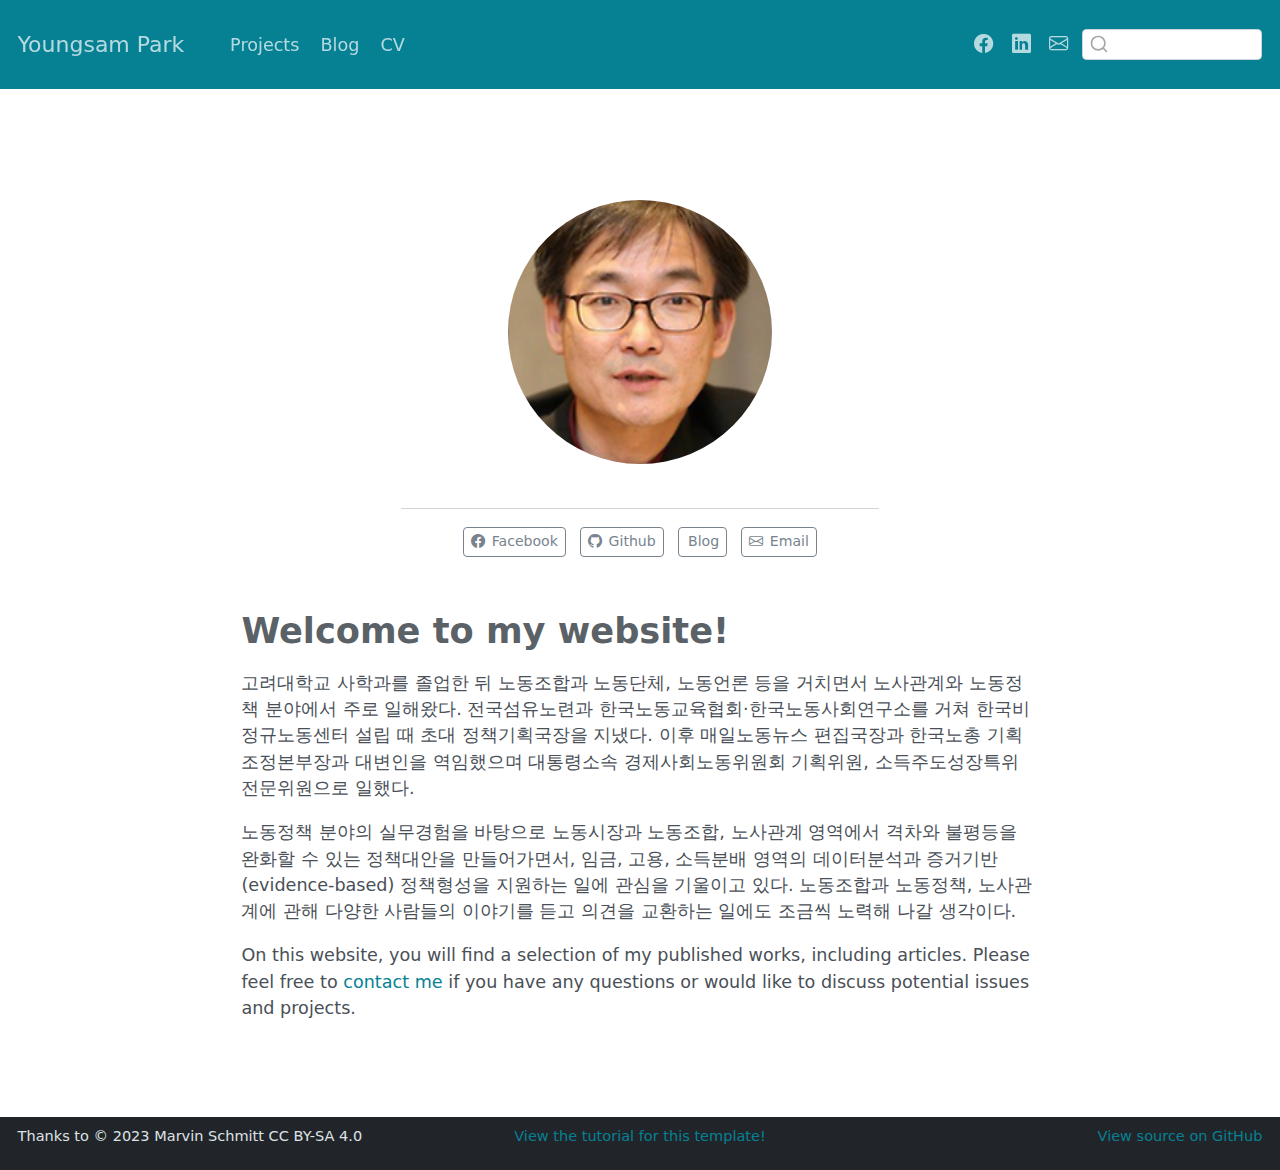
<file: docs/index.html>
<!DOCTYPE html>
<html xmlns="http://www.w3.org/1999/xhtml" lang="en" xml:lang="en"><head>

<meta charset="utf-8">
<meta name="generator" content="quarto-1.3.361">

<meta name="viewport" content="width=device-width, initial-scale=1.0, user-scalable=yes">


<title>Youngsam Park</title>
<style>
code{white-space: pre-wrap;}
span.smallcaps{font-variant: small-caps;}
div.columns{display: flex; gap: min(4vw, 1.5em);}
div.column{flex: auto; overflow-x: auto;}
div.hanging-indent{margin-left: 1.5em; text-indent: -1.5em;}
ul.task-list{list-style: none;}
ul.task-list li input[type="checkbox"] {
  width: 0.8em;
  margin: 0 0.8em 0.2em -1em; /* quarto-specific, see https://github.com/quarto-dev/quarto-cli/issues/4556 */ 
  vertical-align: middle;
}
</style>


<script src="site_libs/quarto-nav/quarto-nav.js"></script>
<script src="site_libs/clipboard/clipboard.min.js"></script>
<script src="site_libs/quarto-search/autocomplete.umd.js"></script>
<script src="site_libs/quarto-search/fuse.min.js"></script>
<script src="site_libs/quarto-search/quarto-search.js"></script>
<meta name="quarto:offset" content="./">
<script src="site_libs/quarto-html/quarto.js"></script>
<script src="site_libs/quarto-html/popper.min.js"></script>
<script src="site_libs/quarto-html/tippy.umd.min.js"></script>
<link href="site_libs/quarto-html/tippy.css" rel="stylesheet">
<link href="site_libs/quarto-html/quarto-syntax-highlighting.css" rel="stylesheet" id="quarto-text-highlighting-styles">
<script src="site_libs/bootstrap/bootstrap.min.js"></script>
<link href="site_libs/bootstrap/bootstrap-icons.css" rel="stylesheet">
<link href="site_libs/bootstrap/bootstrap.min.css" rel="stylesheet" id="quarto-bootstrap" data-mode="light">
<script id="quarto-search-options" type="application/json">{
  "location": "navbar",
  "copy-button": false,
  "collapse-after": 3,
  "panel-placement": "end",
  "type": "textbox",
  "limit": 20,
  "language": {
    "search-no-results-text": "No results",
    "search-matching-documents-text": "matching documents",
    "search-copy-link-title": "Copy link to search",
    "search-hide-matches-text": "Hide additional matches",
    "search-more-match-text": "more match in this document",
    "search-more-matches-text": "more matches in this document",
    "search-clear-button-title": "Clear",
    "search-detached-cancel-button-title": "Cancel",
    "search-submit-button-title": "Submit",
    "search-label": "Search"
  }
}</script>


</head>

<body class="nav-fixed fullcontent">

<div id="quarto-search-results"></div>
  <header id="quarto-header" class="headroom fixed-top">
    <nav class="navbar navbar-expand-lg navbar-dark ">
      <div class="navbar-container container-fluid">
      <div class="navbar-brand-container">
    <a class="navbar-brand" href="./index.html">
    <span class="navbar-title">Youngsam Park</span>
    </a>
  </div>
            <div id="quarto-search" class="" title="Search"></div>
          <button class="navbar-toggler" type="button" data-bs-toggle="collapse" data-bs-target="#navbarCollapse" aria-controls="navbarCollapse" aria-expanded="false" aria-label="Toggle navigation" onclick="if (window.quartoToggleHeadroom) { window.quartoToggleHeadroom(); }">
  <span class="navbar-toggler-icon"></span>
</button>
          <div class="collapse navbar-collapse" id="navbarCollapse">
            <ul class="navbar-nav navbar-nav-scroll me-auto">
  <li class="nav-item">
    <a class="nav-link" href="./projects/index.html" rel="" target="">
 <span class="menu-text">Projects</span></a>
  </li>  
  <li class="nav-item">
    <a class="nav-link" href="https://youngsampk.github.io/labor_stat/" rel="" target="">
 <span class="menu-text">Blog</span></a>
  </li>  
  <li class="nav-item">
    <a class="nav-link" href="./cv/index.html" rel="" target="">
 <span class="menu-text">CV</span></a>
  </li>  
</ul>
            <ul class="navbar-nav navbar-nav-scroll ms-auto">
  <li class="nav-item compact">
    <a class="nav-link" href="https://youngsampk.github.io/labor_stat/" rel="" target=""><i class="bi bi-blog" role="img">
</i> 
 <span class="menu-text"></span></a>
  </li>  
  <li class="nav-item compact">
    <a class="nav-link" href="https://facebook.com/youngsamPK" rel="" target=""><i class="bi bi-facebook" role="img">
</i> 
 <span class="menu-text"></span></a>
  </li>  
  <li class="nav-item compact">
    <a class="nav-link" href="https://www.linkedin.com/" rel="" target=""><i class="bi bi-linkedin" role="img">
</i> 
 <span class="menu-text"></span></a>
  </li>  
  <li class="nav-item compact">
    <a class="nav-link" href="mailto:mail.youngsampk@gmail.com" rel="" target=""><i class="bi bi-envelope" role="img" aria-label="email">
</i> 
 <span class="menu-text"></span></a>
  </li>  
</ul>
            <div class="quarto-navbar-tools">
</div>
          </div> <!-- /navcollapse -->
      </div> <!-- /container-fluid -->
    </nav>
</header>
<!-- content -->
<div id="quarto-content" class="quarto-container page-columns page-rows-contents page-layout-article page-navbar">
<!-- sidebar -->
<!-- margin-sidebar -->
    
<!-- main -->
<main class="content" id="quarto-document-content">



<div class="quarto-about-jolla">
  <img src="img/my_image.jpg" class="about-image
  round " style="height: 15em; width: 15em;">
 <div id="about-block">
</div> 
  <hr class="about-sep">
   <div class="about-links">
  <a href="https://www.facebook.com/youngsamPK" class="about-link" rel="" target="">
    <i class="bi bi-facebook"></i>
     <span class="about-link-text">Facebook</span>
  </a>
  <a href="https://github.com/youngsampk" class="about-link" rel="" target="">
    <i class="bi bi-github"></i>
     <span class="about-link-text">Github</span>
  </a>
  <a href="https://youngsampk.github.io/labor_stat/" class="about-link" rel="" target="">
    <i class="bi bi-blog"></i>
     <span class="about-link-text">Blog</span>
  </a>
  <a href="mailto:mail.youngsampk@gmail.com" class="about-link" rel="" target="">
    <i class="bi bi-envelope"></i>
     <span class="about-link-text">Email</span>
  </a>
</div>
</div>

<section id="welcome-to-my-website" class="level1">
<h1>Welcome to my website!</h1>
<p>
</p><p>고려대학교 사학과를 졸업한 뒤 노동조합과 노동단체, 노동언론 등을 거치면서 노사관계와 노동정책 분야에서 주로 일해왔다. 전국섬유노련과 한국노동교육협회·한국노동사회연구소를 거쳐 한국비정규노동센터 설립 때 초대 정책기획국장을 지냈다. 이후 매일노동뉴스 편집국장과 한국노총 기획조정본부장과 대변인을 역임했으며 대통령소속 경제사회노동위원회 기획위원, 소득주도성장특위 전문위원으로 일했다.</p>
<p>노동정책 분야의 실무경험을 바탕으로 노동시장과 노동조합, 노사관계 영역에서 격차와 불평등을 완화할 수 있는 정책대안을 만들어가면서, 임금, 고용, 소득분배 영역의 데이터분석과 증거기반(evidence-based) 정책형성을 지원하는 일에 관심을 기울이고 있다. 노동조합과 노동정책, 노사관계에 관해 다양한 사람들의 이야기를 듣고 의견을 교환하는 일에도 조금씩 노력해 나갈 생각이다.</p>
<p>On this website, you will find a selection of my published works, including articles. Please feel free to <a href="mailto:mail.youngsampk@gmail.com">contact me</a> if you have any questions or would like to discuss potential issues and projects.</p>
<p></p>



</section>

</main> <!-- /main -->
<script id="quarto-html-after-body" type="application/javascript">
window.document.addEventListener("DOMContentLoaded", function (event) {
  const toggleBodyColorMode = (bsSheetEl) => {
    const mode = bsSheetEl.getAttribute("data-mode");
    const bodyEl = window.document.querySelector("body");
    if (mode === "dark") {
      bodyEl.classList.add("quarto-dark");
      bodyEl.classList.remove("quarto-light");
    } else {
      bodyEl.classList.add("quarto-light");
      bodyEl.classList.remove("quarto-dark");
    }
  }
  const toggleBodyColorPrimary = () => {
    const bsSheetEl = window.document.querySelector("link#quarto-bootstrap");
    if (bsSheetEl) {
      toggleBodyColorMode(bsSheetEl);
    }
  }
  toggleBodyColorPrimary();  
  const isCodeAnnotation = (el) => {
    for (const clz of el.classList) {
      if (clz.startsWith('code-annotation-')) {                     
        return true;
      }
    }
    return false;
  }
  const clipboard = new window.ClipboardJS('.code-copy-button', {
    text: function(trigger) {
      const codeEl = trigger.previousElementSibling.cloneNode(true);
      for (const childEl of codeEl.children) {
        if (isCodeAnnotation(childEl)) {
          childEl.remove();
        }
      }
      return codeEl.innerText;
    }
  });
  clipboard.on('success', function(e) {
    // button target
    const button = e.trigger;
    // don't keep focus
    button.blur();
    // flash "checked"
    button.classList.add('code-copy-button-checked');
    var currentTitle = button.getAttribute("title");
    button.setAttribute("title", "Copied!");
    let tooltip;
    if (window.bootstrap) {
      button.setAttribute("data-bs-toggle", "tooltip");
      button.setAttribute("data-bs-placement", "left");
      button.setAttribute("data-bs-title", "Copied!");
      tooltip = new bootstrap.Tooltip(button, 
        { trigger: "manual", 
          customClass: "code-copy-button-tooltip",
          offset: [0, -8]});
      tooltip.show();    
    }
    setTimeout(function() {
      if (tooltip) {
        tooltip.hide();
        button.removeAttribute("data-bs-title");
        button.removeAttribute("data-bs-toggle");
        button.removeAttribute("data-bs-placement");
      }
      button.setAttribute("title", currentTitle);
      button.classList.remove('code-copy-button-checked');
    }, 1000);
    // clear code selection
    e.clearSelection();
  });
  function tippyHover(el, contentFn) {
    const config = {
      allowHTML: true,
      content: contentFn,
      maxWidth: 500,
      delay: 100,
      arrow: false,
      appendTo: function(el) {
          return el.parentElement;
      },
      interactive: true,
      interactiveBorder: 10,
      theme: 'quarto',
      placement: 'bottom-start'
    };
    window.tippy(el, config); 
  }
  const noterefs = window.document.querySelectorAll('a[role="doc-noteref"]');
  for (var i=0; i<noterefs.length; i++) {
    const ref = noterefs[i];
    tippyHover(ref, function() {
      // use id or data attribute instead here
      let href = ref.getAttribute('data-footnote-href') || ref.getAttribute('href');
      try { href = new URL(href).hash; } catch {}
      const id = href.replace(/^#\/?/, "");
      const note = window.document.getElementById(id);
      return note.innerHTML;
    });
  }
      let selectedAnnoteEl;
      const selectorForAnnotation = ( cell, annotation) => {
        let cellAttr = 'data-code-cell="' + cell + '"';
        let lineAttr = 'data-code-annotation="' +  annotation + '"';
        const selector = 'span[' + cellAttr + '][' + lineAttr + ']';
        return selector;
      }
      const selectCodeLines = (annoteEl) => {
        const doc = window.document;
        const targetCell = annoteEl.getAttribute("data-target-cell");
        const targetAnnotation = annoteEl.getAttribute("data-target-annotation");
        const annoteSpan = window.document.querySelector(selectorForAnnotation(targetCell, targetAnnotation));
        const lines = annoteSpan.getAttribute("data-code-lines").split(",");
        const lineIds = lines.map((line) => {
          return targetCell + "-" + line;
        })
        let top = null;
        let height = null;
        let parent = null;
        if (lineIds.length > 0) {
            //compute the position of the single el (top and bottom and make a div)
            const el = window.document.getElementById(lineIds[0]);
            top = el.offsetTop;
            height = el.offsetHeight;
            parent = el.parentElement.parentElement;
          if (lineIds.length > 1) {
            const lastEl = window.document.getElementById(lineIds[lineIds.length - 1]);
            const bottom = lastEl.offsetTop + lastEl.offsetHeight;
            height = bottom - top;
          }
          if (top !== null && height !== null && parent !== null) {
            // cook up a div (if necessary) and position it 
            let div = window.document.getElementById("code-annotation-line-highlight");
            if (div === null) {
              div = window.document.createElement("div");
              div.setAttribute("id", "code-annotation-line-highlight");
              div.style.position = 'absolute';
              parent.appendChild(div);
            }
            div.style.top = top - 2 + "px";
            div.style.height = height + 4 + "px";
            let gutterDiv = window.document.getElementById("code-annotation-line-highlight-gutter");
            if (gutterDiv === null) {
              gutterDiv = window.document.createElement("div");
              gutterDiv.setAttribute("id", "code-annotation-line-highlight-gutter");
              gutterDiv.style.position = 'absolute';
              const codeCell = window.document.getElementById(targetCell);
              const gutter = codeCell.querySelector('.code-annotation-gutter');
              gutter.appendChild(gutterDiv);
            }
            gutterDiv.style.top = top - 2 + "px";
            gutterDiv.style.height = height + 4 + "px";
          }
          selectedAnnoteEl = annoteEl;
        }
      };
      const unselectCodeLines = () => {
        const elementsIds = ["code-annotation-line-highlight", "code-annotation-line-highlight-gutter"];
        elementsIds.forEach((elId) => {
          const div = window.document.getElementById(elId);
          if (div) {
            div.remove();
          }
        });
        selectedAnnoteEl = undefined;
      };
      // Attach click handler to the DT
      const annoteDls = window.document.querySelectorAll('dt[data-target-cell]');
      for (const annoteDlNode of annoteDls) {
        annoteDlNode.addEventListener('click', (event) => {
          const clickedEl = event.target;
          if (clickedEl !== selectedAnnoteEl) {
            unselectCodeLines();
            const activeEl = window.document.querySelector('dt[data-target-cell].code-annotation-active');
            if (activeEl) {
              activeEl.classList.remove('code-annotation-active');
            }
            selectCodeLines(clickedEl);
            clickedEl.classList.add('code-annotation-active');
          } else {
            // Unselect the line
            unselectCodeLines();
            clickedEl.classList.remove('code-annotation-active');
          }
        });
      }
  const findCites = (el) => {
    const parentEl = el.parentElement;
    if (parentEl) {
      const cites = parentEl.dataset.cites;
      if (cites) {
        return {
          el,
          cites: cites.split(' ')
        };
      } else {
        return findCites(el.parentElement)
      }
    } else {
      return undefined;
    }
  };
  var bibliorefs = window.document.querySelectorAll('a[role="doc-biblioref"]');
  for (var i=0; i<bibliorefs.length; i++) {
    const ref = bibliorefs[i];
    const citeInfo = findCites(ref);
    if (citeInfo) {
      tippyHover(citeInfo.el, function() {
        var popup = window.document.createElement('div');
        citeInfo.cites.forEach(function(cite) {
          var citeDiv = window.document.createElement('div');
          citeDiv.classList.add('hanging-indent');
          citeDiv.classList.add('csl-entry');
          var biblioDiv = window.document.getElementById('ref-' + cite);
          if (biblioDiv) {
            citeDiv.innerHTML = biblioDiv.innerHTML;
          }
          popup.appendChild(citeDiv);
        });
        return popup.innerHTML;
      });
    }
  }
});
</script>
</div> <!-- /content -->
<footer class="footer">
  <div class="nav-footer">
    <div class="nav-footer-left"><span class="faux-block"> Thanks to © 2023 Marvin Schmitt CC BY-SA 4.0</span></div>   
    <div class="nav-footer-center"><span class="faux-block"><a href="https://www.marvinschmitt.com/blog/website-tutorial-quarto/">View the tutorial for this template!</a></span></div>
    <div class="nav-footer-right"><span class="faux-block"><a href="https://github.com/marvinschmitt/quarto-website-template/">View source on GitHub</a></span></div>
  </div>
</footer>



</body></html>
</file>
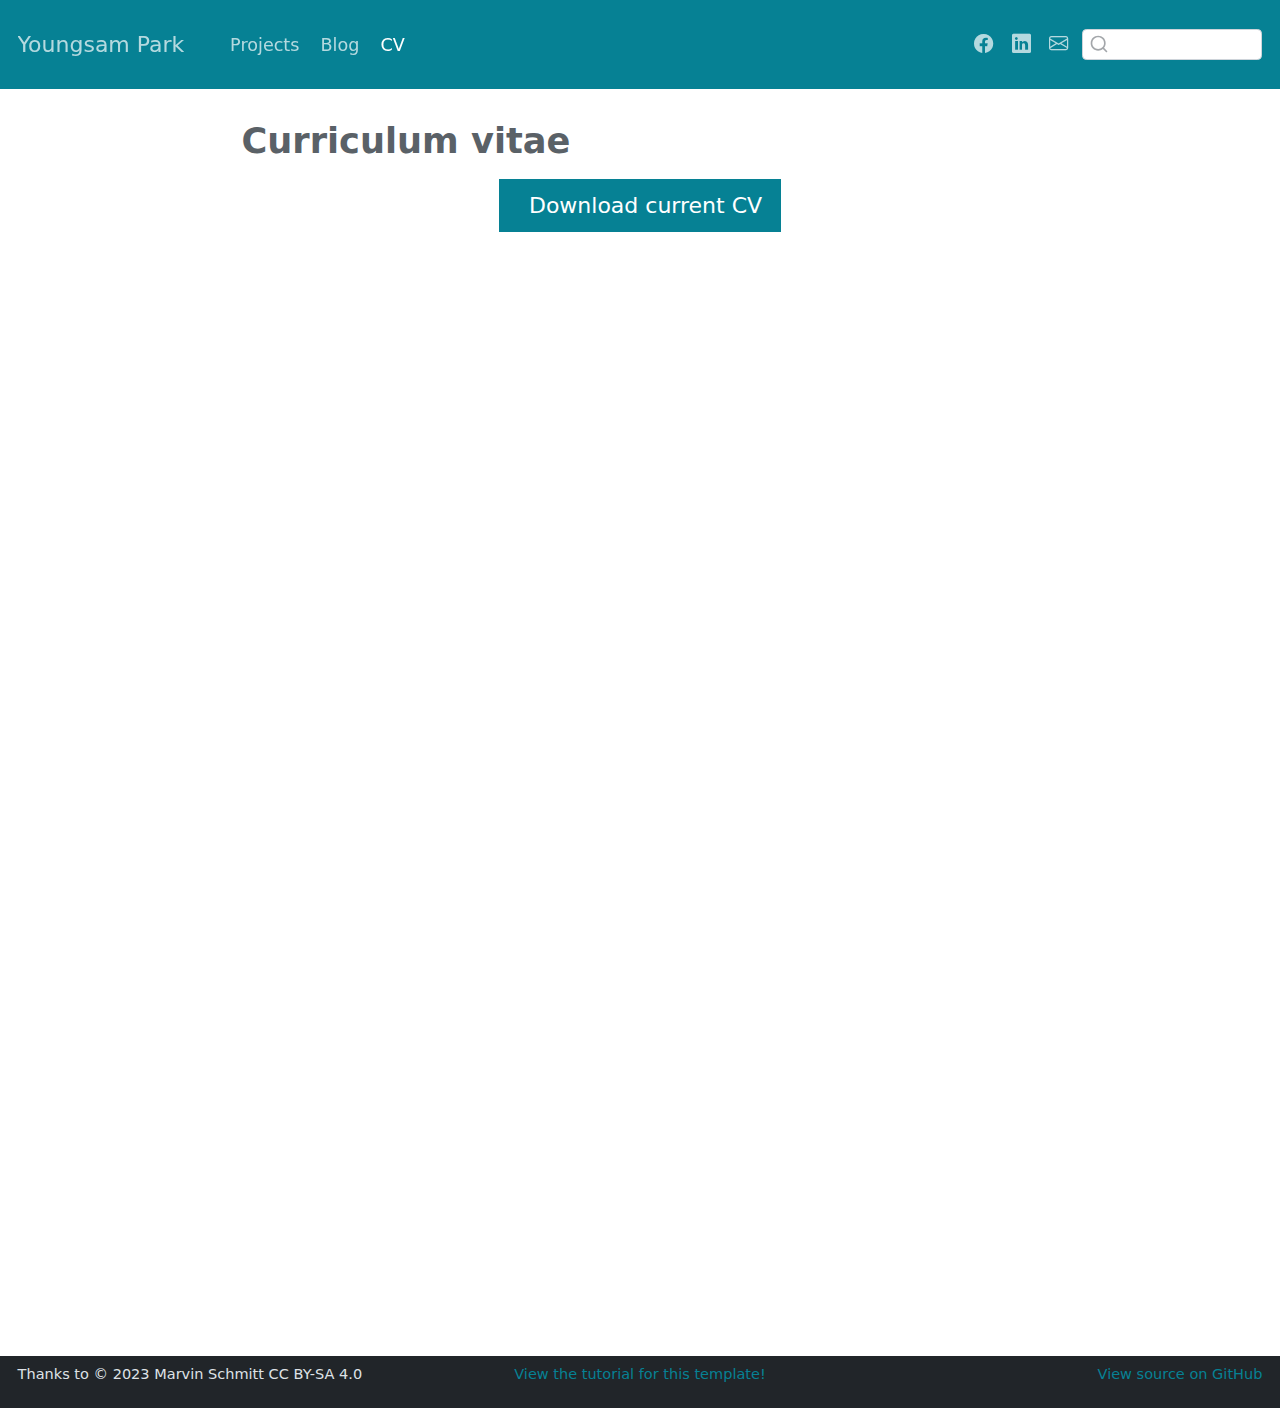
<file: docs/cv/index.html>
<!DOCTYPE html>
<html xmlns="http://www.w3.org/1999/xhtml" lang="en" xml:lang="en"><head>
<meta http-equiv="Content-Type" content="text/html; charset=UTF-8">
<meta charset="utf-8">
<meta name="generator" content="quarto-1.3.361">
<meta name="viewport" content="width=device-width, initial-scale=1.0, user-scalable=yes">
<title>Youngsam Park - Curriculum vitae</title>
<style>
code{white-space: pre-wrap;}
span.smallcaps{font-variant: small-caps;}
div.columns{display: flex; gap: min(4vw, 1.5em);}
div.column{flex: auto; overflow-x: auto;}
div.hanging-indent{margin-left: 1.5em; text-indent: -1.5em;}
ul.task-list{list-style: none;}
ul.task-list li input[type="checkbox"] {
  width: 0.8em;
  margin: 0 0.8em 0.2em -1em; /* quarto-specific, see https://github.com/quarto-dev/quarto-cli/issues/4556 */ 
  vertical-align: middle;
}
</style>

<script src="../site_libs/quarto-nav/quarto-nav.js"></script>
<script src="../site_libs/clipboard/clipboard.min.js"></script>
<script src="../site_libs/quarto-search/autocomplete.umd.js"></script>
<script src="../site_libs/quarto-search/fuse.min.js"></script>
<script src="../site_libs/quarto-search/quarto-search.js"></script>
<meta name="quarto:offset" content="../">
<script src="../site_libs/quarto-html/quarto.js"></script>
<script src="../site_libs/quarto-html/popper.min.js"></script>
<script src="../site_libs/quarto-html/tippy.umd.min.js"></script>
<script src="../site_libs/quarto-html/anchor.min.js"></script>
<link href="../site_libs/quarto-html/tippy.css" rel="stylesheet">
<link href="../site_libs/quarto-html/quarto-syntax-highlighting.css" rel="stylesheet" id="quarto-text-highlighting-styles">
<script src="../site_libs/bootstrap/bootstrap.min.js"></script>
<link href="../site_libs/bootstrap/bootstrap-icons.css" rel="stylesheet">
<link href="../site_libs/bootstrap/bootstrap.min.css" rel="stylesheet" id="quarto-bootstrap" data-mode="light"><script id="quarto-search-options" type="application/json">{
  "location": "navbar",
  "copy-button": false,
  "collapse-after": 3,
  "panel-placement": "end",
  "type": "textbox",
  "limit": 20,
  "language": {
    "search-no-results-text": "No results",
    "search-matching-documents-text": "matching documents",
    "search-copy-link-title": "Copy link to search",
    "search-hide-matches-text": "Hide additional matches",
    "search-more-match-text": "more match in this document",
    "search-more-matches-text": "more matches in this document",
    "search-clear-button-title": "Clear",
    "search-detached-cancel-button-title": "Cancel",
    "search-submit-button-title": "Submit",
    "search-label": "Search"
  }
}</script>
</head>
<body class="nav-fixed fullcontent">

<div id="quarto-search-results"></div>
  <header id="quarto-header" class="headroom fixed-top"><nav class="navbar navbar-expand-lg navbar-dark "><div class="navbar-container container-fluid">
      <div class="navbar-brand-container">
    <a class="navbar-brand" href="../index.html">
    <span class="navbar-title">Youngsam Park</span>
    </a>
  </div>
            <div id="quarto-search" class="" title="Search"></div>
          <button class="navbar-toggler" type="button" data-bs-toggle="collapse" data-bs-target="#navbarCollapse" aria-controls="navbarCollapse" aria-expanded="false" aria-label="Toggle navigation" onclick="if (window.quartoToggleHeadroom) { window.quartoToggleHeadroom(); }">
  <span class="navbar-toggler-icon"></span>
</button>
          <div class="collapse navbar-collapse" id="navbarCollapse">
            <ul class="navbar-nav navbar-nav-scroll me-auto">
<li class="nav-item">
    <a class="nav-link" href="../projects/index.html" rel="" target="">
 <span class="menu-text">Projects</span></a>
  </li>  
  <li class="nav-item">
    <a class="nav-link" href="https://youngsampk.github.io/labor_stat/" rel="" target="">
 <span class="menu-text">Blog</span></a>
  </li>  
  <li class="nav-item">
    <a class="nav-link active" href="../cv/index.html" rel="" target="" aria-current="page">
 <span class="menu-text">CV</span></a>
  </li>  
</ul>
<ul class="navbar-nav navbar-nav-scroll ms-auto">
<li class="nav-item compact">
    <a class="nav-link" href="https://youngsampk.github.io/labor_stat/" rel="" target=""><i class="bi bi-blog" role="img">
</i> 
 <span class="menu-text"></span></a>
  </li>  
  <li class="nav-item compact">
    <a class="nav-link" href="https://facebook.com/youngsamPK" rel="" target=""><i class="bi bi-facebook" role="img">
</i> 
 <span class="menu-text"></span></a>
  </li>  
  <li class="nav-item compact">
    <a class="nav-link" href="https://www.linkedin.com/" rel="" target=""><i class="bi bi-linkedin" role="img">
</i> 
 <span class="menu-text"></span></a>
  </li>  
  <li class="nav-item compact">
    <a class="nav-link" href="mailto:mail.youngsampk@gmail.com" rel="" target=""><i class="bi bi-envelope" role="img" aria-label="email">
</i> 
 <span class="menu-text"></span></a>
  </li>  
</ul>
<div class="quarto-navbar-tools">
</div>
          </div> <!-- /navcollapse -->
      </div> <!-- /container-fluid -->
    </nav></header><!-- content --><div id="quarto-content" class="quarto-container page-columns page-rows-contents page-layout-article page-navbar">
<!-- sidebar -->
<!-- margin-sidebar -->
    
<!-- main -->
<main class="content" id="quarto-document-content"><header id="title-block-header" class="quarto-title-block default"><div class="quarto-title">
<h1 class="title">Curriculum vitae</h1>
</div>



<div class="quarto-title-meta">

    
  
    
  </div>
  

</header><div class="cell">
<style type="text/css">
.embed-container {
    position: relative;
    padding-bottom: 129%;
    height: 0;
    overflow: hidden;
    max-width: 100%;
}
.embed-container iframe,
.embed-container object,
.embed-container embed {
    position: absolute;
    top: 0;
    left: 0;
    width: 100%;
    height: 100%;
}
</style>
</div>
<p class="text-center">
  <a class="btn btn-primary btn-lg cv-download" href="cv.pdf" target="_blank">
    <i class="fa-solid fa-file-arrow-down"></i> Download current CV
  </a>
</p>
<div class="embed-container">
  <iframe src="cv.pdf" style="border: 0.5px"></iframe>
</div>



</main><!-- /main --><script id="quarto-html-after-body" type="application/javascript">
window.document.addEventListener("DOMContentLoaded", function (event) {
  const toggleBodyColorMode = (bsSheetEl) => {
    const mode = bsSheetEl.getAttribute("data-mode");
    const bodyEl = window.document.querySelector("body");
    if (mode === "dark") {
      bodyEl.classList.add("quarto-dark");
      bodyEl.classList.remove("quarto-light");
    } else {
      bodyEl.classList.add("quarto-light");
      bodyEl.classList.remove("quarto-dark");
    }
  }
  const toggleBodyColorPrimary = () => {
    const bsSheetEl = window.document.querySelector("link#quarto-bootstrap");
    if (bsSheetEl) {
      toggleBodyColorMode(bsSheetEl);
    }
  }
  toggleBodyColorPrimary();  
  const icon = "";
  const anchorJS = new window.AnchorJS();
  anchorJS.options = {
    placement: 'right',
    icon: icon
  };
  anchorJS.add('.anchored');
  const isCodeAnnotation = (el) => {
    for (const clz of el.classList) {
      if (clz.startsWith('code-annotation-')) {                     
        return true;
      }
    }
    return false;
  }
  const clipboard = new window.ClipboardJS('.code-copy-button', {
    text: function(trigger) {
      const codeEl = trigger.previousElementSibling.cloneNode(true);
      for (const childEl of codeEl.children) {
        if (isCodeAnnotation(childEl)) {
          childEl.remove();
        }
      }
      return codeEl.innerText;
    }
  });
  clipboard.on('success', function(e) {
    // button target
    const button = e.trigger;
    // don't keep focus
    button.blur();
    // flash "checked"
    button.classList.add('code-copy-button-checked');
    var currentTitle = button.getAttribute("title");
    button.setAttribute("title", "Copied!");
    let tooltip;
    if (window.bootstrap) {
      button.setAttribute("data-bs-toggle", "tooltip");
      button.setAttribute("data-bs-placement", "left");
      button.setAttribute("data-bs-title", "Copied!");
      tooltip = new bootstrap.Tooltip(button, 
        { trigger: "manual", 
          customClass: "code-copy-button-tooltip",
          offset: [0, -8]});
      tooltip.show();    
    }
    setTimeout(function() {
      if (tooltip) {
        tooltip.hide();
        button.removeAttribute("data-bs-title");
        button.removeAttribute("data-bs-toggle");
        button.removeAttribute("data-bs-placement");
      }
      button.setAttribute("title", currentTitle);
      button.classList.remove('code-copy-button-checked');
    }, 1000);
    // clear code selection
    e.clearSelection();
  });
  function tippyHover(el, contentFn) {
    const config = {
      allowHTML: true,
      content: contentFn,
      maxWidth: 500,
      delay: 100,
      arrow: false,
      appendTo: function(el) {
          return el.parentElement;
      },
      interactive: true,
      interactiveBorder: 10,
      theme: 'quarto',
      placement: 'bottom-start'
    };
    window.tippy(el, config); 
  }
  const noterefs = window.document.querySelectorAll('a[role="doc-noteref"]');
  for (var i=0; i<noterefs.length; i++) {
    const ref = noterefs[i];
    tippyHover(ref, function() {
      // use id or data attribute instead here
      let href = ref.getAttribute('data-footnote-href') || ref.getAttribute('href');
      try { href = new URL(href).hash; } catch {}
      const id = href.replace(/^#\/?/, "");
      const note = window.document.getElementById(id);
      return note.innerHTML;
    });
  }
      let selectedAnnoteEl;
      const selectorForAnnotation = ( cell, annotation) => {
        let cellAttr = 'data-code-cell="' + cell + '"';
        let lineAttr = 'data-code-annotation="' +  annotation + '"';
        const selector = 'span[' + cellAttr + '][' + lineAttr + ']';
        return selector;
      }
      const selectCodeLines = (annoteEl) => {
        const doc = window.document;
        const targetCell = annoteEl.getAttribute("data-target-cell");
        const targetAnnotation = annoteEl.getAttribute("data-target-annotation");
        const annoteSpan = window.document.querySelector(selectorForAnnotation(targetCell, targetAnnotation));
        const lines = annoteSpan.getAttribute("data-code-lines").split(",");
        const lineIds = lines.map((line) => {
          return targetCell + "-" + line;
        })
        let top = null;
        let height = null;
        let parent = null;
        if (lineIds.length > 0) {
            //compute the position of the single el (top and bottom and make a div)
            const el = window.document.getElementById(lineIds[0]);
            top = el.offsetTop;
            height = el.offsetHeight;
            parent = el.parentElement.parentElement;
          if (lineIds.length > 1) {
            const lastEl = window.document.getElementById(lineIds[lineIds.length - 1]);
            const bottom = lastEl.offsetTop + lastEl.offsetHeight;
            height = bottom - top;
          }
          if (top !== null && height !== null && parent !== null) {
            // cook up a div (if necessary) and position it 
            let div = window.document.getElementById("code-annotation-line-highlight");
            if (div === null) {
              div = window.document.createElement("div");
              div.setAttribute("id", "code-annotation-line-highlight");
              div.style.position = 'absolute';
              parent.appendChild(div);
            }
            div.style.top = top - 2 + "px";
            div.style.height = height + 4 + "px";
            let gutterDiv = window.document.getElementById("code-annotation-line-highlight-gutter");
            if (gutterDiv === null) {
              gutterDiv = window.document.createElement("div");
              gutterDiv.setAttribute("id", "code-annotation-line-highlight-gutter");
              gutterDiv.style.position = 'absolute';
              const codeCell = window.document.getElementById(targetCell);
              const gutter = codeCell.querySelector('.code-annotation-gutter');
              gutter.appendChild(gutterDiv);
            }
            gutterDiv.style.top = top - 2 + "px";
            gutterDiv.style.height = height + 4 + "px";
          }
          selectedAnnoteEl = annoteEl;
        }
      };
      const unselectCodeLines = () => {
        const elementsIds = ["code-annotation-line-highlight", "code-annotation-line-highlight-gutter"];
        elementsIds.forEach((elId) => {
          const div = window.document.getElementById(elId);
          if (div) {
            div.remove();
          }
        });
        selectedAnnoteEl = undefined;
      };
      // Attach click handler to the DT
      const annoteDls = window.document.querySelectorAll('dt[data-target-cell]');
      for (const annoteDlNode of annoteDls) {
        annoteDlNode.addEventListener('click', (event) => {
          const clickedEl = event.target;
          if (clickedEl !== selectedAnnoteEl) {
            unselectCodeLines();
            const activeEl = window.document.querySelector('dt[data-target-cell].code-annotation-active');
            if (activeEl) {
              activeEl.classList.remove('code-annotation-active');
            }
            selectCodeLines(clickedEl);
            clickedEl.classList.add('code-annotation-active');
          } else {
            // Unselect the line
            unselectCodeLines();
            clickedEl.classList.remove('code-annotation-active');
          }
        });
      }
  const findCites = (el) => {
    const parentEl = el.parentElement;
    if (parentEl) {
      const cites = parentEl.dataset.cites;
      if (cites) {
        return {
          el,
          cites: cites.split(' ')
        };
      } else {
        return findCites(el.parentElement)
      }
    } else {
      return undefined;
    }
  };
  var bibliorefs = window.document.querySelectorAll('a[role="doc-biblioref"]');
  for (var i=0; i<bibliorefs.length; i++) {
    const ref = bibliorefs[i];
    const citeInfo = findCites(ref);
    if (citeInfo) {
      tippyHover(citeInfo.el, function() {
        var popup = window.document.createElement('div');
        citeInfo.cites.forEach(function(cite) {
          var citeDiv = window.document.createElement('div');
          citeDiv.classList.add('hanging-indent');
          citeDiv.classList.add('csl-entry');
          var biblioDiv = window.document.getElementById('ref-' + cite);
          if (biblioDiv) {
            citeDiv.innerHTML = biblioDiv.innerHTML;
          }
          popup.appendChild(citeDiv);
        });
        return popup.innerHTML;
      });
    }
  }
});
</script>
</div> <!-- /content -->
<footer class="footer"><div class="nav-footer">
    <div class="nav-footer-left"><span class="faux-block"> Thanks to © 2023 Marvin Schmitt CC BY-SA 4.0</span></div>   
    <div class="nav-footer-center"><span class="faux-block"><a href="https://www.marvinschmitt.com/blog/website-tutorial-quarto/">View the tutorial for this template!</a></span></div>
    <div class="nav-footer-right"><span class="faux-block"><a href="https://github.com/marvinschmitt/quarto-website-template/">View source on GitHub</a></span></div>
  </div>
</footer>


</body></html>
</file>
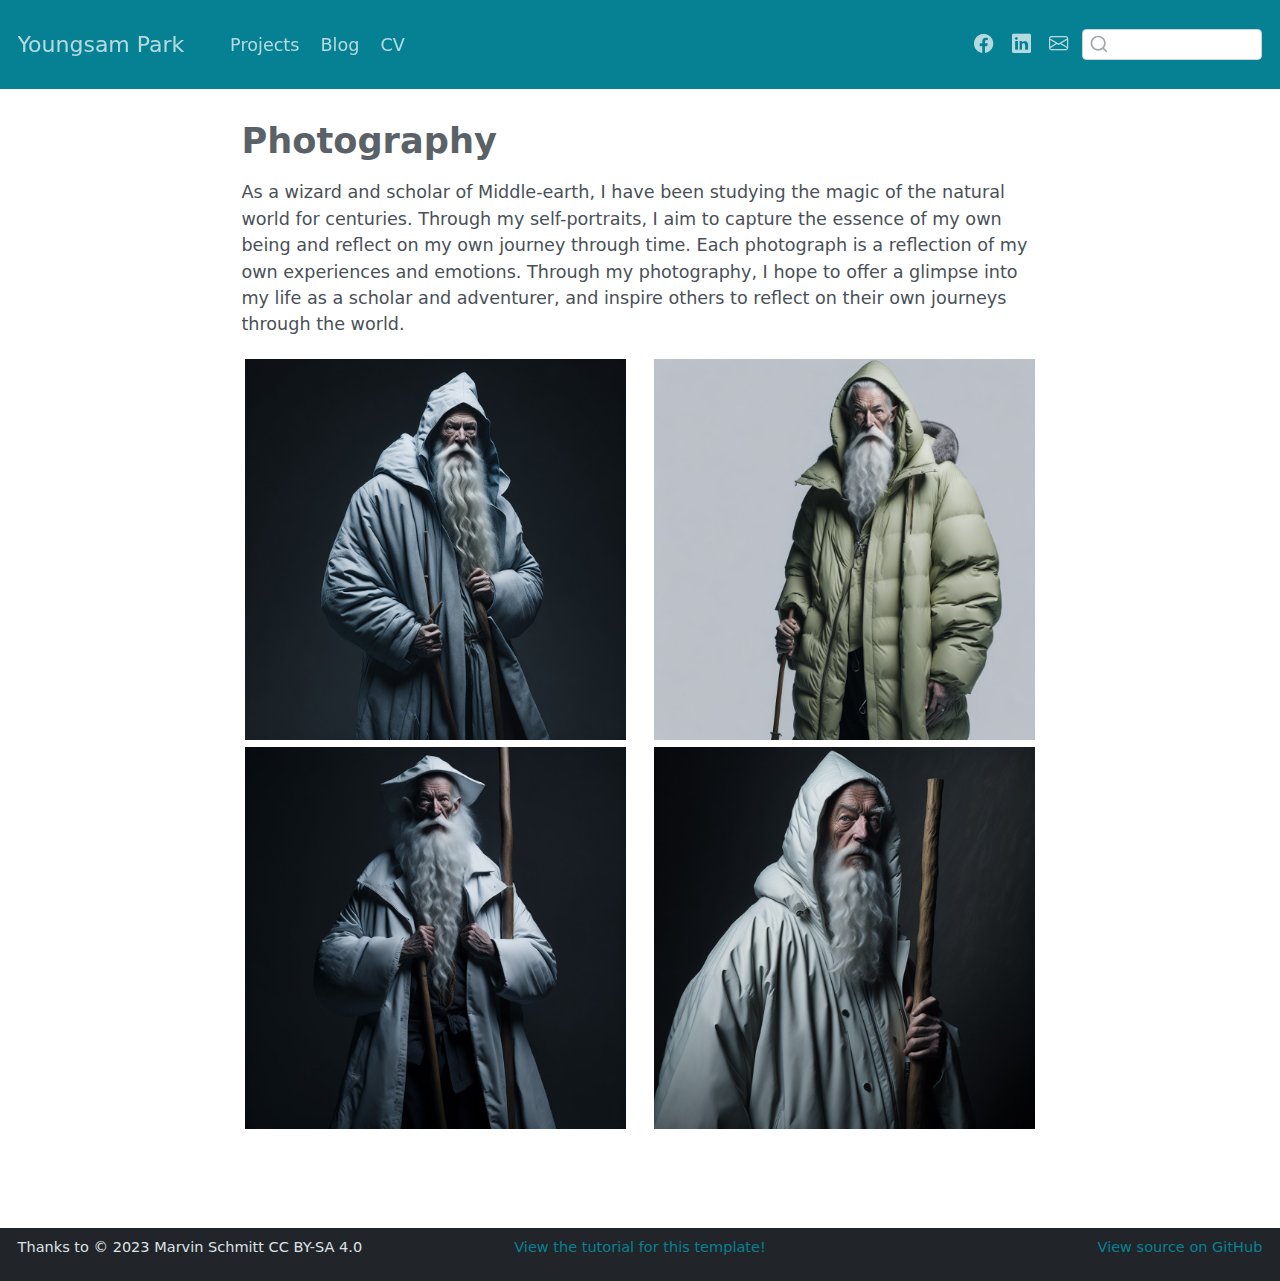
<file: docs/photography/index.html>
<!DOCTYPE html>
<html xmlns="http://www.w3.org/1999/xhtml" lang="en" xml:lang="en"><head>

<meta charset="utf-8">
<meta name="generator" content="quarto-1.3.361">

<meta name="viewport" content="width=device-width, initial-scale=1.0, user-scalable=yes">


<title>Youngsam Park - Photography</title>
<style>
code{white-space: pre-wrap;}
span.smallcaps{font-variant: small-caps;}
div.columns{display: flex; gap: min(4vw, 1.5em);}
div.column{flex: auto; overflow-x: auto;}
div.hanging-indent{margin-left: 1.5em; text-indent: -1.5em;}
ul.task-list{list-style: none;}
ul.task-list li input[type="checkbox"] {
  width: 0.8em;
  margin: 0 0.8em 0.2em -1em; /* quarto-specific, see https://github.com/quarto-dev/quarto-cli/issues/4556 */ 
  vertical-align: middle;
}
</style>


<script src="../site_libs/quarto-nav/quarto-nav.js"></script>
<script src="../site_libs/clipboard/clipboard.min.js"></script>
<script src="../site_libs/quarto-search/autocomplete.umd.js"></script>
<script src="../site_libs/quarto-search/fuse.min.js"></script>
<script src="../site_libs/quarto-search/quarto-search.js"></script>
<meta name="quarto:offset" content="../">
<script src="../site_libs/quarto-html/quarto.js"></script>
<script src="../site_libs/quarto-html/popper.min.js"></script>
<script src="../site_libs/quarto-html/tippy.umd.min.js"></script>
<script src="../site_libs/quarto-html/anchor.min.js"></script>
<link href="../site_libs/quarto-html/tippy.css" rel="stylesheet">
<link href="../site_libs/quarto-html/quarto-syntax-highlighting.css" rel="stylesheet" id="quarto-text-highlighting-styles">
<script src="../site_libs/bootstrap/bootstrap.min.js"></script>
<link href="../site_libs/bootstrap/bootstrap-icons.css" rel="stylesheet">
<link href="../site_libs/bootstrap/bootstrap.min.css" rel="stylesheet" id="quarto-bootstrap" data-mode="light">
<script id="quarto-search-options" type="application/json">{
  "location": "navbar",
  "copy-button": false,
  "collapse-after": 3,
  "panel-placement": "end",
  "type": "textbox",
  "limit": 20,
  "language": {
    "search-no-results-text": "No results",
    "search-matching-documents-text": "matching documents",
    "search-copy-link-title": "Copy link to search",
    "search-hide-matches-text": "Hide additional matches",
    "search-more-match-text": "more match in this document",
    "search-more-matches-text": "more matches in this document",
    "search-clear-button-title": "Clear",
    "search-detached-cancel-button-title": "Cancel",
    "search-submit-button-title": "Submit",
    "search-label": "Search"
  }
}</script>


</head>

<body class="nav-fixed fullcontent">

<div id="quarto-search-results"></div>
  <header id="quarto-header" class="headroom fixed-top">
    <nav class="navbar navbar-expand-lg navbar-dark ">
      <div class="navbar-container container-fluid">
      <div class="navbar-brand-container">
    <a class="navbar-brand" href="../index.html">
    <span class="navbar-title">Youngsam Park</span>
    </a>
  </div>
            <div id="quarto-search" class="" title="Search"></div>
          <button class="navbar-toggler" type="button" data-bs-toggle="collapse" data-bs-target="#navbarCollapse" aria-controls="navbarCollapse" aria-expanded="false" aria-label="Toggle navigation" onclick="if (window.quartoToggleHeadroom) { window.quartoToggleHeadroom(); }">
  <span class="navbar-toggler-icon"></span>
</button>
          <div class="collapse navbar-collapse" id="navbarCollapse">
            <ul class="navbar-nav navbar-nav-scroll me-auto">
  <li class="nav-item">
    <a class="nav-link" href="../projects/index.html" rel="" target="">
 <span class="menu-text">Projects</span></a>
  </li>  
  <li class="nav-item">
    <a class="nav-link" href="https://youngsampk.github.io/labor_stat/" rel="" target="">
 <span class="menu-text">Blog</span></a>
  </li>  
  <li class="nav-item">
    <a class="nav-link" href="../cv/index.html" rel="" target="">
 <span class="menu-text">CV</span></a>
  </li>  
</ul>
            <ul class="navbar-nav navbar-nav-scroll ms-auto">
  <li class="nav-item compact">
    <a class="nav-link" href="https://youngsampk.github.io/labor_stat/" rel="" target=""><i class="bi bi-blog" role="img">
</i> 
 <span class="menu-text"></span></a>
  </li>  
  <li class="nav-item compact">
    <a class="nav-link" href="https://facebook.com/youngsamPK" rel="" target=""><i class="bi bi-facebook" role="img">
</i> 
 <span class="menu-text"></span></a>
  </li>  
  <li class="nav-item compact">
    <a class="nav-link" href="https://www.linkedin.com/" rel="" target=""><i class="bi bi-linkedin" role="img">
</i> 
 <span class="menu-text"></span></a>
  </li>  
  <li class="nav-item compact">
    <a class="nav-link" href="mailto:mail.youngsampk@gmail.com" rel="" target=""><i class="bi bi-envelope" role="img" aria-label="email">
</i> 
 <span class="menu-text"></span></a>
  </li>  
</ul>
            <div class="quarto-navbar-tools">
</div>
          </div> <!-- /navcollapse -->
      </div> <!-- /container-fluid -->
    </nav>
</header>
<!-- content -->
<div id="quarto-content" class="quarto-container page-columns page-rows-contents page-layout-article page-navbar">
<!-- sidebar -->
<!-- margin-sidebar -->
    
<!-- main -->
<main class="content" id="quarto-document-content">

<header id="title-block-header" class="quarto-title-block default">
<div class="quarto-title">
<h1 class="title">Photography</h1>
</div>



<div class="quarto-title-meta">

    
  
    
  </div>
  

</header>

<p>As a wizard and scholar of Middle-earth, I have been studying the magic of the natural world for centuries. Through my self-portraits, I aim to capture the essence of my own being and reflect on my own journey through time. Each photograph is a reflection of my own experiences and emotions. Through my photography, I hope to offer a glimpse into my life as a scholar and adventurer, and inspire others to reflect on their own journeys through the world.</p>
<div class="quarto-layout-panel">
<div class="quarto-layout-row quarto-layout-valign-top">
<div class="quarto-layout-cell" style="flex-basis: 50.0%;justify-content: center;">
<p><img src="gandalf_image_1.jpg" class="img-fluid"></p>
</div>
<div class="quarto-layout-cell" style="flex-basis: 50.0%;justify-content: center;">
<p><img src="gandalf_image_2.jpg" class="img-fluid"></p>
</div>
</div>
<div class="quarto-layout-row quarto-layout-valign-top">
<div class="quarto-layout-cell" style="flex-basis: 50.0%;justify-content: center;">
<p><img src="gandalf_image_3.jpg" class="img-fluid"></p>
</div>
<div class="quarto-layout-cell" style="flex-basis: 50.0%;justify-content: center;">
<p><img src="gandalf_image_4.jpg" class="img-fluid"></p>
</div>
</div>
</div>



</main> <!-- /main -->
<script id="quarto-html-after-body" type="application/javascript">
window.document.addEventListener("DOMContentLoaded", function (event) {
  const toggleBodyColorMode = (bsSheetEl) => {
    const mode = bsSheetEl.getAttribute("data-mode");
    const bodyEl = window.document.querySelector("body");
    if (mode === "dark") {
      bodyEl.classList.add("quarto-dark");
      bodyEl.classList.remove("quarto-light");
    } else {
      bodyEl.classList.add("quarto-light");
      bodyEl.classList.remove("quarto-dark");
    }
  }
  const toggleBodyColorPrimary = () => {
    const bsSheetEl = window.document.querySelector("link#quarto-bootstrap");
    if (bsSheetEl) {
      toggleBodyColorMode(bsSheetEl);
    }
  }
  toggleBodyColorPrimary();  
  const icon = "";
  const anchorJS = new window.AnchorJS();
  anchorJS.options = {
    placement: 'right',
    icon: icon
  };
  anchorJS.add('.anchored');
  const isCodeAnnotation = (el) => {
    for (const clz of el.classList) {
      if (clz.startsWith('code-annotation-')) {                     
        return true;
      }
    }
    return false;
  }
  const clipboard = new window.ClipboardJS('.code-copy-button', {
    text: function(trigger) {
      const codeEl = trigger.previousElementSibling.cloneNode(true);
      for (const childEl of codeEl.children) {
        if (isCodeAnnotation(childEl)) {
          childEl.remove();
        }
      }
      return codeEl.innerText;
    }
  });
  clipboard.on('success', function(e) {
    // button target
    const button = e.trigger;
    // don't keep focus
    button.blur();
    // flash "checked"
    button.classList.add('code-copy-button-checked');
    var currentTitle = button.getAttribute("title");
    button.setAttribute("title", "Copied!");
    let tooltip;
    if (window.bootstrap) {
      button.setAttribute("data-bs-toggle", "tooltip");
      button.setAttribute("data-bs-placement", "left");
      button.setAttribute("data-bs-title", "Copied!");
      tooltip = new bootstrap.Tooltip(button, 
        { trigger: "manual", 
          customClass: "code-copy-button-tooltip",
          offset: [0, -8]});
      tooltip.show();    
    }
    setTimeout(function() {
      if (tooltip) {
        tooltip.hide();
        button.removeAttribute("data-bs-title");
        button.removeAttribute("data-bs-toggle");
        button.removeAttribute("data-bs-placement");
      }
      button.setAttribute("title", currentTitle);
      button.classList.remove('code-copy-button-checked');
    }, 1000);
    // clear code selection
    e.clearSelection();
  });
  function tippyHover(el, contentFn) {
    const config = {
      allowHTML: true,
      content: contentFn,
      maxWidth: 500,
      delay: 100,
      arrow: false,
      appendTo: function(el) {
          return el.parentElement;
      },
      interactive: true,
      interactiveBorder: 10,
      theme: 'quarto',
      placement: 'bottom-start'
    };
    window.tippy(el, config); 
  }
  const noterefs = window.document.querySelectorAll('a[role="doc-noteref"]');
  for (var i=0; i<noterefs.length; i++) {
    const ref = noterefs[i];
    tippyHover(ref, function() {
      // use id or data attribute instead here
      let href = ref.getAttribute('data-footnote-href') || ref.getAttribute('href');
      try { href = new URL(href).hash; } catch {}
      const id = href.replace(/^#\/?/, "");
      const note = window.document.getElementById(id);
      return note.innerHTML;
    });
  }
      let selectedAnnoteEl;
      const selectorForAnnotation = ( cell, annotation) => {
        let cellAttr = 'data-code-cell="' + cell + '"';
        let lineAttr = 'data-code-annotation="' +  annotation + '"';
        const selector = 'span[' + cellAttr + '][' + lineAttr + ']';
        return selector;
      }
      const selectCodeLines = (annoteEl) => {
        const doc = window.document;
        const targetCell = annoteEl.getAttribute("data-target-cell");
        const targetAnnotation = annoteEl.getAttribute("data-target-annotation");
        const annoteSpan = window.document.querySelector(selectorForAnnotation(targetCell, targetAnnotation));
        const lines = annoteSpan.getAttribute("data-code-lines").split(",");
        const lineIds = lines.map((line) => {
          return targetCell + "-" + line;
        })
        let top = null;
        let height = null;
        let parent = null;
        if (lineIds.length > 0) {
            //compute the position of the single el (top and bottom and make a div)
            const el = window.document.getElementById(lineIds[0]);
            top = el.offsetTop;
            height = el.offsetHeight;
            parent = el.parentElement.parentElement;
          if (lineIds.length > 1) {
            const lastEl = window.document.getElementById(lineIds[lineIds.length - 1]);
            const bottom = lastEl.offsetTop + lastEl.offsetHeight;
            height = bottom - top;
          }
          if (top !== null && height !== null && parent !== null) {
            // cook up a div (if necessary) and position it 
            let div = window.document.getElementById("code-annotation-line-highlight");
            if (div === null) {
              div = window.document.createElement("div");
              div.setAttribute("id", "code-annotation-line-highlight");
              div.style.position = 'absolute';
              parent.appendChild(div);
            }
            div.style.top = top - 2 + "px";
            div.style.height = height + 4 + "px";
            let gutterDiv = window.document.getElementById("code-annotation-line-highlight-gutter");
            if (gutterDiv === null) {
              gutterDiv = window.document.createElement("div");
              gutterDiv.setAttribute("id", "code-annotation-line-highlight-gutter");
              gutterDiv.style.position = 'absolute';
              const codeCell = window.document.getElementById(targetCell);
              const gutter = codeCell.querySelector('.code-annotation-gutter');
              gutter.appendChild(gutterDiv);
            }
            gutterDiv.style.top = top - 2 + "px";
            gutterDiv.style.height = height + 4 + "px";
          }
          selectedAnnoteEl = annoteEl;
        }
      };
      const unselectCodeLines = () => {
        const elementsIds = ["code-annotation-line-highlight", "code-annotation-line-highlight-gutter"];
        elementsIds.forEach((elId) => {
          const div = window.document.getElementById(elId);
          if (div) {
            div.remove();
          }
        });
        selectedAnnoteEl = undefined;
      };
      // Attach click handler to the DT
      const annoteDls = window.document.querySelectorAll('dt[data-target-cell]');
      for (const annoteDlNode of annoteDls) {
        annoteDlNode.addEventListener('click', (event) => {
          const clickedEl = event.target;
          if (clickedEl !== selectedAnnoteEl) {
            unselectCodeLines();
            const activeEl = window.document.querySelector('dt[data-target-cell].code-annotation-active');
            if (activeEl) {
              activeEl.classList.remove('code-annotation-active');
            }
            selectCodeLines(clickedEl);
            clickedEl.classList.add('code-annotation-active');
          } else {
            // Unselect the line
            unselectCodeLines();
            clickedEl.classList.remove('code-annotation-active');
          }
        });
      }
  const findCites = (el) => {
    const parentEl = el.parentElement;
    if (parentEl) {
      const cites = parentEl.dataset.cites;
      if (cites) {
        return {
          el,
          cites: cites.split(' ')
        };
      } else {
        return findCites(el.parentElement)
      }
    } else {
      return undefined;
    }
  };
  var bibliorefs = window.document.querySelectorAll('a[role="doc-biblioref"]');
  for (var i=0; i<bibliorefs.length; i++) {
    const ref = bibliorefs[i];
    const citeInfo = findCites(ref);
    if (citeInfo) {
      tippyHover(citeInfo.el, function() {
        var popup = window.document.createElement('div');
        citeInfo.cites.forEach(function(cite) {
          var citeDiv = window.document.createElement('div');
          citeDiv.classList.add('hanging-indent');
          citeDiv.classList.add('csl-entry');
          var biblioDiv = window.document.getElementById('ref-' + cite);
          if (biblioDiv) {
            citeDiv.innerHTML = biblioDiv.innerHTML;
          }
          popup.appendChild(citeDiv);
        });
        return popup.innerHTML;
      });
    }
  }
});
</script>
</div> <!-- /content -->
<footer class="footer">
  <div class="nav-footer">
    <div class="nav-footer-left"><span class="faux-block"> Thanks to © 2023 Marvin Schmitt CC BY-SA 4.0</span></div>   
    <div class="nav-footer-center"><span class="faux-block"><a href="https://www.marvinschmitt.com/blog/website-tutorial-quarto/">View the tutorial for this template!</a></span></div>
    <div class="nav-footer-right"><span class="faux-block"><a href="https://github.com/marvinschmitt/quarto-website-template/">View source on GitHub</a></span></div>
  </div>
</footer>



</body></html>
</file>
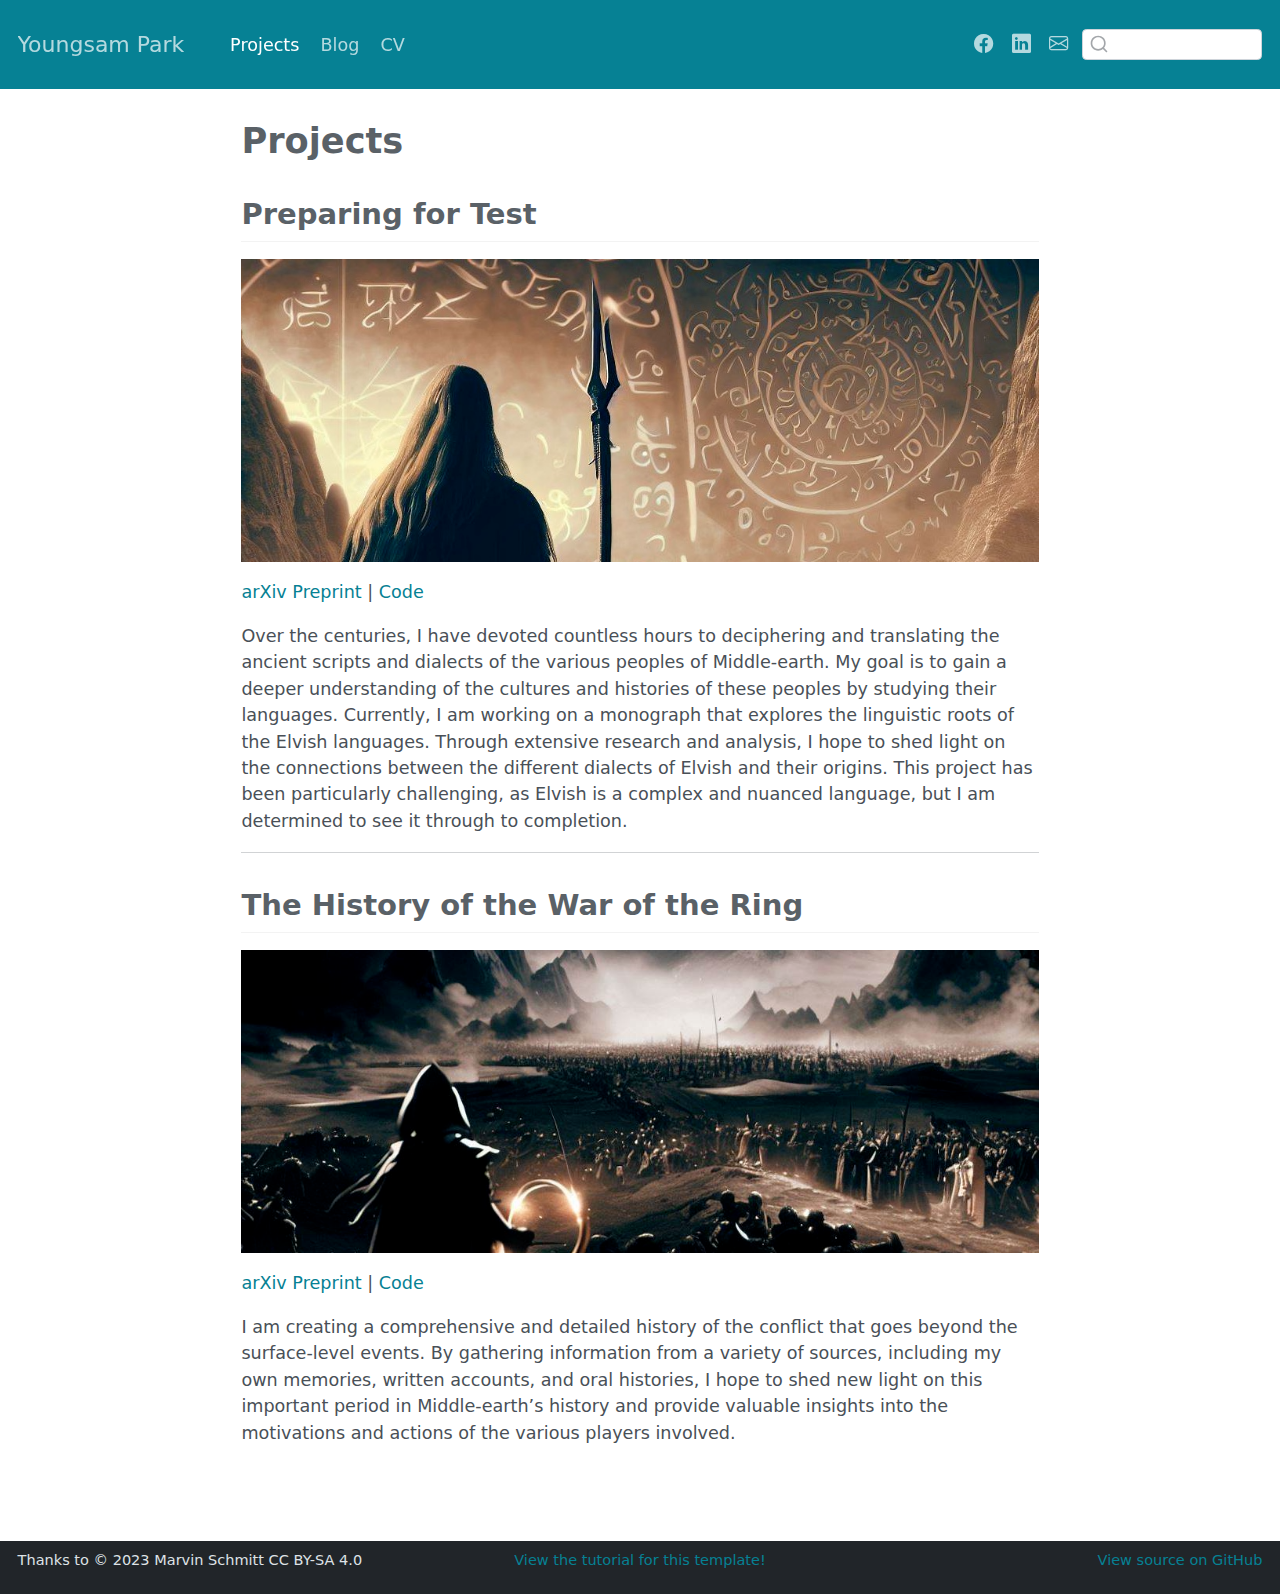
<file: docs/projects/index.html>
<!DOCTYPE html>
<html xmlns="http://www.w3.org/1999/xhtml" lang="en" xml:lang="en"><head>

<meta charset="utf-8">
<meta name="generator" content="quarto-1.3.361">

<meta name="viewport" content="width=device-width, initial-scale=1.0, user-scalable=yes">


<title>Youngsam Park - Projects</title>
<style>
code{white-space: pre-wrap;}
span.smallcaps{font-variant: small-caps;}
div.columns{display: flex; gap: min(4vw, 1.5em);}
div.column{flex: auto; overflow-x: auto;}
div.hanging-indent{margin-left: 1.5em; text-indent: -1.5em;}
ul.task-list{list-style: none;}
ul.task-list li input[type="checkbox"] {
  width: 0.8em;
  margin: 0 0.8em 0.2em -1em; /* quarto-specific, see https://github.com/quarto-dev/quarto-cli/issues/4556 */ 
  vertical-align: middle;
}
</style>


<script src="../site_libs/quarto-nav/quarto-nav.js"></script>
<script src="../site_libs/clipboard/clipboard.min.js"></script>
<script src="../site_libs/quarto-search/autocomplete.umd.js"></script>
<script src="../site_libs/quarto-search/fuse.min.js"></script>
<script src="../site_libs/quarto-search/quarto-search.js"></script>
<meta name="quarto:offset" content="../">
<script src="../site_libs/quarto-html/quarto.js"></script>
<script src="../site_libs/quarto-html/popper.min.js"></script>
<script src="../site_libs/quarto-html/tippy.umd.min.js"></script>
<script src="../site_libs/quarto-html/anchor.min.js"></script>
<link href="../site_libs/quarto-html/tippy.css" rel="stylesheet">
<link href="../site_libs/quarto-html/quarto-syntax-highlighting.css" rel="stylesheet" id="quarto-text-highlighting-styles">
<script src="../site_libs/bootstrap/bootstrap.min.js"></script>
<link href="../site_libs/bootstrap/bootstrap-icons.css" rel="stylesheet">
<link href="../site_libs/bootstrap/bootstrap.min.css" rel="stylesheet" id="quarto-bootstrap" data-mode="light">
<script id="quarto-search-options" type="application/json">{
  "location": "navbar",
  "copy-button": false,
  "collapse-after": 3,
  "panel-placement": "end",
  "type": "textbox",
  "limit": 20,
  "language": {
    "search-no-results-text": "No results",
    "search-matching-documents-text": "matching documents",
    "search-copy-link-title": "Copy link to search",
    "search-hide-matches-text": "Hide additional matches",
    "search-more-match-text": "more match in this document",
    "search-more-matches-text": "more matches in this document",
    "search-clear-button-title": "Clear",
    "search-detached-cancel-button-title": "Cancel",
    "search-submit-button-title": "Submit",
    "search-label": "Search"
  }
}</script>


</head>

<body class="nav-fixed fullcontent">

<div id="quarto-search-results"></div>
  <header id="quarto-header" class="headroom fixed-top">
    <nav class="navbar navbar-expand-lg navbar-dark ">
      <div class="navbar-container container-fluid">
      <div class="navbar-brand-container">
    <a class="navbar-brand" href="../index.html">
    <span class="navbar-title">Youngsam Park</span>
    </a>
  </div>
            <div id="quarto-search" class="" title="Search"></div>
          <button class="navbar-toggler" type="button" data-bs-toggle="collapse" data-bs-target="#navbarCollapse" aria-controls="navbarCollapse" aria-expanded="false" aria-label="Toggle navigation" onclick="if (window.quartoToggleHeadroom) { window.quartoToggleHeadroom(); }">
  <span class="navbar-toggler-icon"></span>
</button>
          <div class="collapse navbar-collapse" id="navbarCollapse">
            <ul class="navbar-nav navbar-nav-scroll me-auto">
  <li class="nav-item">
    <a class="nav-link active" href="../projects/index.html" rel="" target="" aria-current="page">
 <span class="menu-text">Projects</span></a>
  </li>  
  <li class="nav-item">
    <a class="nav-link" href="https://youngsampk.github.io/labor_stat/" rel="" target="">
 <span class="menu-text">Blog</span></a>
  </li>  
  <li class="nav-item">
    <a class="nav-link" href="../cv/index.html" rel="" target="">
 <span class="menu-text">CV</span></a>
  </li>  
</ul>
            <ul class="navbar-nav navbar-nav-scroll ms-auto">
  <li class="nav-item compact">
    <a class="nav-link" href="https://youngsampk.github.io/labor_stat/" rel="" target=""><i class="bi bi-blog" role="img">
</i> 
 <span class="menu-text"></span></a>
  </li>  
  <li class="nav-item compact">
    <a class="nav-link" href="https://facebook.com/youngsamPK" rel="" target=""><i class="bi bi-facebook" role="img">
</i> 
 <span class="menu-text"></span></a>
  </li>  
  <li class="nav-item compact">
    <a class="nav-link" href="https://www.linkedin.com/" rel="" target=""><i class="bi bi-linkedin" role="img">
</i> 
 <span class="menu-text"></span></a>
  </li>  
  <li class="nav-item compact">
    <a class="nav-link" href="mailto:mail.youngsampk@gmail.com" rel="" target=""><i class="bi bi-envelope" role="img" aria-label="email">
</i> 
 <span class="menu-text"></span></a>
  </li>  
</ul>
            <div class="quarto-navbar-tools">
</div>
          </div> <!-- /navcollapse -->
      </div> <!-- /container-fluid -->
    </nav>
</header>
<!-- content -->
<div id="quarto-content" class="quarto-container page-columns page-rows-contents page-layout-article page-navbar">
<!-- sidebar -->
<!-- margin-sidebar -->
    
<!-- main -->
<main class="content" id="quarto-document-content">

<header id="title-block-header" class="quarto-title-block default">
<div class="quarto-title">
<h1 class="title">Projects</h1>
</div>



<div class="quarto-title-meta">

    
  
    
  </div>
  

</header>

<section id="preparing-for-test" class="level2">
<h2 class="anchored" data-anchor-id="preparing-for-test">Preparing for Test</h2>
<p><img src="project_1_banner.png" style="height: 100%; width: 100%; object-fit: contain" onclick="window.open('https://arxiv.org/abs/2210.07278', 'blank');"></p>
<p><a href="https://arxiv.org/abs/2210.07278" target="_blank">arXiv Preprint</a> | <a href="https://github.com/marvinschmitt/MetaUncertaintyPaper" target="_blank">Code</a><br></p>
<p>Over the centuries, I have devoted countless hours to deciphering and translating the ancient scripts and dialects of the various peoples of Middle-earth. My goal is to gain a deeper understanding of the cultures and histories of these peoples by studying their languages. Currently, I am working on a monograph that explores the linguistic roots of the Elvish languages. Through extensive research and analysis, I hope to shed light on the connections between the different dialects of Elvish and their origins. This project has been particularly challenging, as Elvish is a complex and nuanced language, but I am determined to see it through to completion.</p>
<hr>
</section>
<section id="the-history-of-the-war-of-the-ring" class="level2">
<h2 class="anchored" data-anchor-id="the-history-of-the-war-of-the-ring">The History of the War of the Ring</h2>
<p><img src="project_2_banner.png" style="height: 100%; width: 100%; object-fit: contain" onclick="window.open('https://arxiv.org/abs/2112.08866', 'blank');"></p>
<p><a href="https://arxiv.org/abs/2112.08866" target="_blank">arXiv Preprint</a> | <a href="https://github.com/marvinschmitt/ModelMisspecificationBF" target="_blank">Code</a><br></p>
<p>I am creating a comprehensive and detailed history of the conflict that goes beyond the surface-level events. By gathering information from a variety of sources, including my own memories, written accounts, and oral histories, I hope to shed new light on this important period in Middle-earth’s history and provide valuable insights into the motivations and actions of the various players involved.</p>


</section>

</main> <!-- /main -->
<script id="quarto-html-after-body" type="application/javascript">
window.document.addEventListener("DOMContentLoaded", function (event) {
  const toggleBodyColorMode = (bsSheetEl) => {
    const mode = bsSheetEl.getAttribute("data-mode");
    const bodyEl = window.document.querySelector("body");
    if (mode === "dark") {
      bodyEl.classList.add("quarto-dark");
      bodyEl.classList.remove("quarto-light");
    } else {
      bodyEl.classList.add("quarto-light");
      bodyEl.classList.remove("quarto-dark");
    }
  }
  const toggleBodyColorPrimary = () => {
    const bsSheetEl = window.document.querySelector("link#quarto-bootstrap");
    if (bsSheetEl) {
      toggleBodyColorMode(bsSheetEl);
    }
  }
  toggleBodyColorPrimary();  
  const icon = "";
  const anchorJS = new window.AnchorJS();
  anchorJS.options = {
    placement: 'right',
    icon: icon
  };
  anchorJS.add('.anchored');
  const isCodeAnnotation = (el) => {
    for (const clz of el.classList) {
      if (clz.startsWith('code-annotation-')) {                     
        return true;
      }
    }
    return false;
  }
  const clipboard = new window.ClipboardJS('.code-copy-button', {
    text: function(trigger) {
      const codeEl = trigger.previousElementSibling.cloneNode(true);
      for (const childEl of codeEl.children) {
        if (isCodeAnnotation(childEl)) {
          childEl.remove();
        }
      }
      return codeEl.innerText;
    }
  });
  clipboard.on('success', function(e) {
    // button target
    const button = e.trigger;
    // don't keep focus
    button.blur();
    // flash "checked"
    button.classList.add('code-copy-button-checked');
    var currentTitle = button.getAttribute("title");
    button.setAttribute("title", "Copied!");
    let tooltip;
    if (window.bootstrap) {
      button.setAttribute("data-bs-toggle", "tooltip");
      button.setAttribute("data-bs-placement", "left");
      button.setAttribute("data-bs-title", "Copied!");
      tooltip = new bootstrap.Tooltip(button, 
        { trigger: "manual", 
          customClass: "code-copy-button-tooltip",
          offset: [0, -8]});
      tooltip.show();    
    }
    setTimeout(function() {
      if (tooltip) {
        tooltip.hide();
        button.removeAttribute("data-bs-title");
        button.removeAttribute("data-bs-toggle");
        button.removeAttribute("data-bs-placement");
      }
      button.setAttribute("title", currentTitle);
      button.classList.remove('code-copy-button-checked');
    }, 1000);
    // clear code selection
    e.clearSelection();
  });
  function tippyHover(el, contentFn) {
    const config = {
      allowHTML: true,
      content: contentFn,
      maxWidth: 500,
      delay: 100,
      arrow: false,
      appendTo: function(el) {
          return el.parentElement;
      },
      interactive: true,
      interactiveBorder: 10,
      theme: 'quarto',
      placement: 'bottom-start'
    };
    window.tippy(el, config); 
  }
  const noterefs = window.document.querySelectorAll('a[role="doc-noteref"]');
  for (var i=0; i<noterefs.length; i++) {
    const ref = noterefs[i];
    tippyHover(ref, function() {
      // use id or data attribute instead here
      let href = ref.getAttribute('data-footnote-href') || ref.getAttribute('href');
      try { href = new URL(href).hash; } catch {}
      const id = href.replace(/^#\/?/, "");
      const note = window.document.getElementById(id);
      return note.innerHTML;
    });
  }
      let selectedAnnoteEl;
      const selectorForAnnotation = ( cell, annotation) => {
        let cellAttr = 'data-code-cell="' + cell + '"';
        let lineAttr = 'data-code-annotation="' +  annotation + '"';
        const selector = 'span[' + cellAttr + '][' + lineAttr + ']';
        return selector;
      }
      const selectCodeLines = (annoteEl) => {
        const doc = window.document;
        const targetCell = annoteEl.getAttribute("data-target-cell");
        const targetAnnotation = annoteEl.getAttribute("data-target-annotation");
        const annoteSpan = window.document.querySelector(selectorForAnnotation(targetCell, targetAnnotation));
        const lines = annoteSpan.getAttribute("data-code-lines").split(",");
        const lineIds = lines.map((line) => {
          return targetCell + "-" + line;
        })
        let top = null;
        let height = null;
        let parent = null;
        if (lineIds.length > 0) {
            //compute the position of the single el (top and bottom and make a div)
            const el = window.document.getElementById(lineIds[0]);
            top = el.offsetTop;
            height = el.offsetHeight;
            parent = el.parentElement.parentElement;
          if (lineIds.length > 1) {
            const lastEl = window.document.getElementById(lineIds[lineIds.length - 1]);
            const bottom = lastEl.offsetTop + lastEl.offsetHeight;
            height = bottom - top;
          }
          if (top !== null && height !== null && parent !== null) {
            // cook up a div (if necessary) and position it 
            let div = window.document.getElementById("code-annotation-line-highlight");
            if (div === null) {
              div = window.document.createElement("div");
              div.setAttribute("id", "code-annotation-line-highlight");
              div.style.position = 'absolute';
              parent.appendChild(div);
            }
            div.style.top = top - 2 + "px";
            div.style.height = height + 4 + "px";
            let gutterDiv = window.document.getElementById("code-annotation-line-highlight-gutter");
            if (gutterDiv === null) {
              gutterDiv = window.document.createElement("div");
              gutterDiv.setAttribute("id", "code-annotation-line-highlight-gutter");
              gutterDiv.style.position = 'absolute';
              const codeCell = window.document.getElementById(targetCell);
              const gutter = codeCell.querySelector('.code-annotation-gutter');
              gutter.appendChild(gutterDiv);
            }
            gutterDiv.style.top = top - 2 + "px";
            gutterDiv.style.height = height + 4 + "px";
          }
          selectedAnnoteEl = annoteEl;
        }
      };
      const unselectCodeLines = () => {
        const elementsIds = ["code-annotation-line-highlight", "code-annotation-line-highlight-gutter"];
        elementsIds.forEach((elId) => {
          const div = window.document.getElementById(elId);
          if (div) {
            div.remove();
          }
        });
        selectedAnnoteEl = undefined;
      };
      // Attach click handler to the DT
      const annoteDls = window.document.querySelectorAll('dt[data-target-cell]');
      for (const annoteDlNode of annoteDls) {
        annoteDlNode.addEventListener('click', (event) => {
          const clickedEl = event.target;
          if (clickedEl !== selectedAnnoteEl) {
            unselectCodeLines();
            const activeEl = window.document.querySelector('dt[data-target-cell].code-annotation-active');
            if (activeEl) {
              activeEl.classList.remove('code-annotation-active');
            }
            selectCodeLines(clickedEl);
            clickedEl.classList.add('code-annotation-active');
          } else {
            // Unselect the line
            unselectCodeLines();
            clickedEl.classList.remove('code-annotation-active');
          }
        });
      }
  const findCites = (el) => {
    const parentEl = el.parentElement;
    if (parentEl) {
      const cites = parentEl.dataset.cites;
      if (cites) {
        return {
          el,
          cites: cites.split(' ')
        };
      } else {
        return findCites(el.parentElement)
      }
    } else {
      return undefined;
    }
  };
  var bibliorefs = window.document.querySelectorAll('a[role="doc-biblioref"]');
  for (var i=0; i<bibliorefs.length; i++) {
    const ref = bibliorefs[i];
    const citeInfo = findCites(ref);
    if (citeInfo) {
      tippyHover(citeInfo.el, function() {
        var popup = window.document.createElement('div');
        citeInfo.cites.forEach(function(cite) {
          var citeDiv = window.document.createElement('div');
          citeDiv.classList.add('hanging-indent');
          citeDiv.classList.add('csl-entry');
          var biblioDiv = window.document.getElementById('ref-' + cite);
          if (biblioDiv) {
            citeDiv.innerHTML = biblioDiv.innerHTML;
          }
          popup.appendChild(citeDiv);
        });
        return popup.innerHTML;
      });
    }
  }
});
</script>
</div> <!-- /content -->
<footer class="footer">
  <div class="nav-footer">
    <div class="nav-footer-left"><span class="faux-block"> Thanks to © 2023 Marvin Schmitt CC BY-SA 4.0</span></div>   
    <div class="nav-footer-center"><span class="faux-block"><a href="https://www.marvinschmitt.com/blog/website-tutorial-quarto/">View the tutorial for this template!</a></span></div>
    <div class="nav-footer-right"><span class="faux-block"><a href="https://github.com/marvinschmitt/quarto-website-template/">View source on GitHub</a></span></div>
  </div>
</footer>



</body></html>
</file>
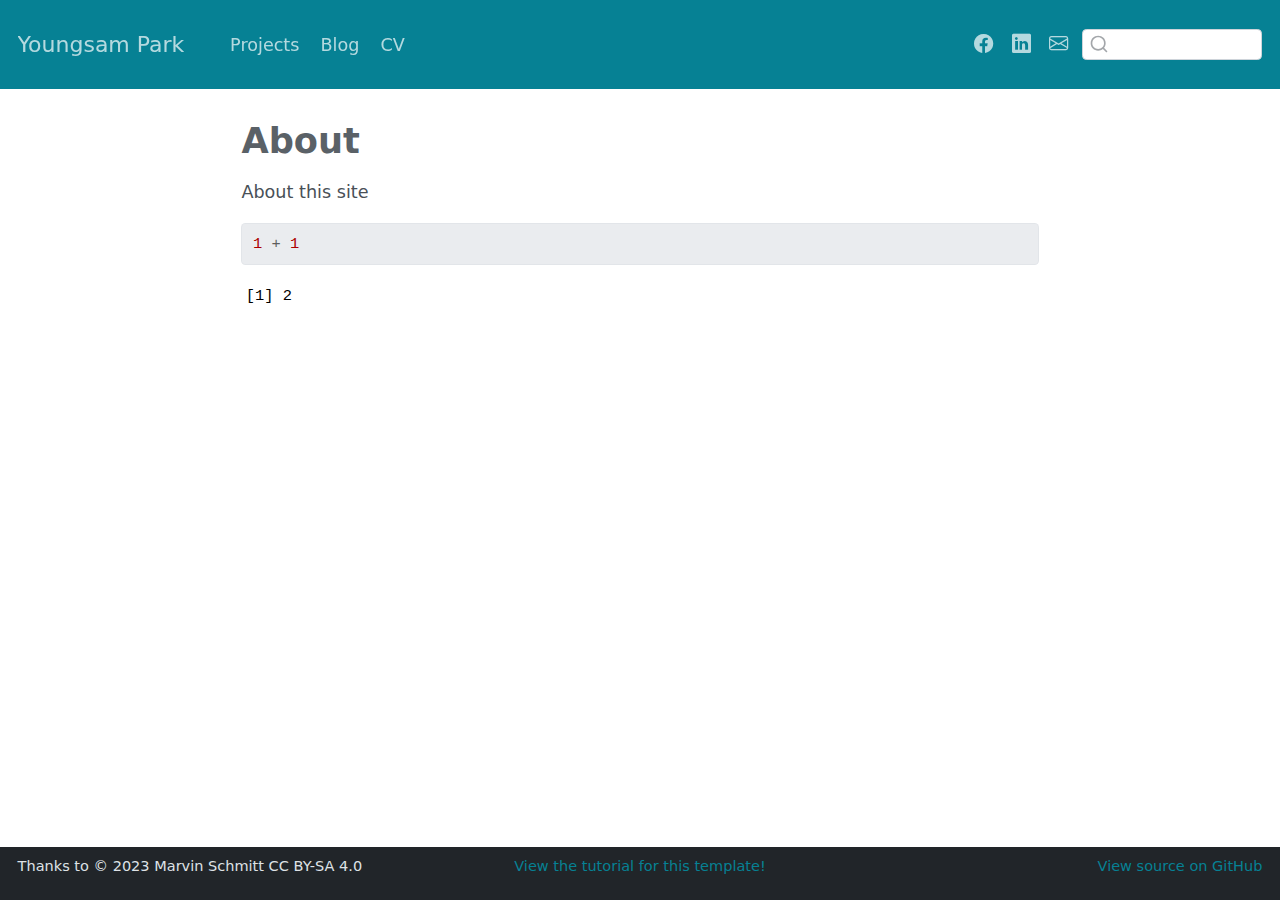
<file: docs/about.html>
<!DOCTYPE html>
<html xmlns="http://www.w3.org/1999/xhtml" lang="en" xml:lang="en"><head>
<meta http-equiv="Content-Type" content="text/html; charset=UTF-8">
<meta charset="utf-8">
<meta name="generator" content="quarto-1.3.361">
<meta name="viewport" content="width=device-width, initial-scale=1.0, user-scalable=yes">
<title>Youngsam Park - About</title>
<style>
code{white-space: pre-wrap;}
span.smallcaps{font-variant: small-caps;}
div.columns{display: flex; gap: min(4vw, 1.5em);}
div.column{flex: auto; overflow-x: auto;}
div.hanging-indent{margin-left: 1.5em; text-indent: -1.5em;}
ul.task-list{list-style: none;}
ul.task-list li input[type="checkbox"] {
  width: 0.8em;
  margin: 0 0.8em 0.2em -1em; /* quarto-specific, see https://github.com/quarto-dev/quarto-cli/issues/4556 */ 
  vertical-align: middle;
}
/* CSS for syntax highlighting */
pre > code.sourceCode { white-space: pre; position: relative; }
pre > code.sourceCode > span { display: inline-block; line-height: 1.25; }
pre > code.sourceCode > span:empty { height: 1.2em; }
.sourceCode { overflow: visible; }
code.sourceCode > span { color: inherit; text-decoration: inherit; }
div.sourceCode { margin: 1em 0; }
pre.sourceCode { margin: 0; }
@media screen {
div.sourceCode { overflow: auto; }
}
@media print {
pre > code.sourceCode { white-space: pre-wrap; }
pre > code.sourceCode > span { text-indent: -5em; padding-left: 5em; }
}
pre.numberSource code
  { counter-reset: source-line 0; }
pre.numberSource code > span
  { position: relative; left: -4em; counter-increment: source-line; }
pre.numberSource code > span > a:first-child::before
  { content: counter(source-line);
    position: relative; left: -1em; text-align: right; vertical-align: baseline;
    border: none; display: inline-block;
    -webkit-touch-callout: none; -webkit-user-select: none;
    -khtml-user-select: none; -moz-user-select: none;
    -ms-user-select: none; user-select: none;
    padding: 0 4px; width: 4em;
  }
pre.numberSource { margin-left: 3em;  padding-left: 4px; }
div.sourceCode
  {   }
@media screen {
pre > code.sourceCode > span > a:first-child::before { text-decoration: underline; }
}
</style>

<script src="site_libs/quarto-nav/quarto-nav.js"></script>
<script src="site_libs/clipboard/clipboard.min.js"></script>
<script src="site_libs/quarto-search/autocomplete.umd.js"></script>
<script src="site_libs/quarto-search/fuse.min.js"></script>
<script src="site_libs/quarto-search/quarto-search.js"></script>
<meta name="quarto:offset" content="./">
<script src="site_libs/quarto-html/quarto.js"></script>
<script src="site_libs/quarto-html/popper.min.js"></script>
<script src="site_libs/quarto-html/tippy.umd.min.js"></script>
<script src="site_libs/quarto-html/anchor.min.js"></script>
<link href="site_libs/quarto-html/tippy.css" rel="stylesheet">
<link href="site_libs/quarto-html/quarto-syntax-highlighting.css" rel="stylesheet" id="quarto-text-highlighting-styles">
<script src="site_libs/bootstrap/bootstrap.min.js"></script>
<link href="site_libs/bootstrap/bootstrap-icons.css" rel="stylesheet">
<link href="site_libs/bootstrap/bootstrap.min.css" rel="stylesheet" id="quarto-bootstrap" data-mode="light"><script id="quarto-search-options" type="application/json">{
  "location": "navbar",
  "copy-button": false,
  "collapse-after": 3,
  "panel-placement": "end",
  "type": "textbox",
  "limit": 20,
  "language": {
    "search-no-results-text": "No results",
    "search-matching-documents-text": "matching documents",
    "search-copy-link-title": "Copy link to search",
    "search-hide-matches-text": "Hide additional matches",
    "search-more-match-text": "more match in this document",
    "search-more-matches-text": "more matches in this document",
    "search-clear-button-title": "Clear",
    "search-detached-cancel-button-title": "Cancel",
    "search-submit-button-title": "Submit",
    "search-label": "Search"
  }
}</script>
</head>
<body class="nav-fixed fullcontent">

<div id="quarto-search-results"></div>
  <header id="quarto-header" class="headroom fixed-top"><nav class="navbar navbar-expand-lg navbar-dark "><div class="navbar-container container-fluid">
      <div class="navbar-brand-container">
    <a class="navbar-brand" href="./index.html">
    <span class="navbar-title">Youngsam Park</span>
    </a>
  </div>
            <div id="quarto-search" class="" title="Search"></div>
          <button class="navbar-toggler" type="button" data-bs-toggle="collapse" data-bs-target="#navbarCollapse" aria-controls="navbarCollapse" aria-expanded="false" aria-label="Toggle navigation" onclick="if (window.quartoToggleHeadroom) { window.quartoToggleHeadroom(); }">
  <span class="navbar-toggler-icon"></span>
</button>
          <div class="collapse navbar-collapse" id="navbarCollapse">
            <ul class="navbar-nav navbar-nav-scroll me-auto">
<li class="nav-item">
    <a class="nav-link" href="./projects/index.html" rel="" target="">
 <span class="menu-text">Projects</span></a>
  </li>  
  <li class="nav-item">
    <a class="nav-link" href="https://youngsampk.github.io/labor_stat/" rel="" target="">
 <span class="menu-text">Blog</span></a>
  </li>  
  <li class="nav-item">
    <a class="nav-link" href="./cv/index.html" rel="" target="">
 <span class="menu-text">CV</span></a>
  </li>  
</ul>
<ul class="navbar-nav navbar-nav-scroll ms-auto">
<li class="nav-item compact">
    <a class="nav-link" href="https://youngsampk.github.io/labor_stat/" rel="" target=""><i class="bi bi-blog" role="img">
</i> 
 <span class="menu-text"></span></a>
  </li>  
  <li class="nav-item compact">
    <a class="nav-link" href="https://facebook.com/youngsamPK" rel="" target=""><i class="bi bi-facebook" role="img">
</i> 
 <span class="menu-text"></span></a>
  </li>  
  <li class="nav-item compact">
    <a class="nav-link" href="https://www.linkedin.com/" rel="" target=""><i class="bi bi-linkedin" role="img">
</i> 
 <span class="menu-text"></span></a>
  </li>  
  <li class="nav-item compact">
    <a class="nav-link" href="mailto:mail.youngsampk@gmail.com" rel="" target=""><i class="bi bi-envelope" role="img" aria-label="email">
</i> 
 <span class="menu-text"></span></a>
  </li>  
</ul>
<div class="quarto-navbar-tools">
</div>
          </div> <!-- /navcollapse -->
      </div> <!-- /container-fluid -->
    </nav></header><!-- content --><div id="quarto-content" class="quarto-container page-columns page-rows-contents page-layout-article page-navbar">
<!-- sidebar -->
<!-- margin-sidebar -->
    
<!-- main -->
<main class="content" id="quarto-document-content"><header id="title-block-header" class="quarto-title-block default"><div class="quarto-title">
<h1 class="title">About</h1>
</div>



<div class="quarto-title-meta">

    
  
    
  </div>
  

</header><p>About this site</p>
<div class="cell">
<div class="sourceCode" id="cb1"><pre class="downlit sourceCode r code-with-copy"><code class="sourceCode R"><span><span class="fl">1</span> <span class="op">+</span> <span class="fl">1</span></span></code><button title="Copy to Clipboard" class="code-copy-button"><i class="bi"></i></button></pre></div>
<div class="cell-output cell-output-stdout">
<pre><code>[1] 2</code></pre>
</div>
</div>



</main><!-- /main --><script id="quarto-html-after-body" type="application/javascript">
window.document.addEventListener("DOMContentLoaded", function (event) {
  const toggleBodyColorMode = (bsSheetEl) => {
    const mode = bsSheetEl.getAttribute("data-mode");
    const bodyEl = window.document.querySelector("body");
    if (mode === "dark") {
      bodyEl.classList.add("quarto-dark");
      bodyEl.classList.remove("quarto-light");
    } else {
      bodyEl.classList.add("quarto-light");
      bodyEl.classList.remove("quarto-dark");
    }
  }
  const toggleBodyColorPrimary = () => {
    const bsSheetEl = window.document.querySelector("link#quarto-bootstrap");
    if (bsSheetEl) {
      toggleBodyColorMode(bsSheetEl);
    }
  }
  toggleBodyColorPrimary();  
  const icon = "";
  const anchorJS = new window.AnchorJS();
  anchorJS.options = {
    placement: 'right',
    icon: icon
  };
  anchorJS.add('.anchored');
  const isCodeAnnotation = (el) => {
    for (const clz of el.classList) {
      if (clz.startsWith('code-annotation-')) {                     
        return true;
      }
    }
    return false;
  }
  const clipboard = new window.ClipboardJS('.code-copy-button', {
    text: function(trigger) {
      const codeEl = trigger.previousElementSibling.cloneNode(true);
      for (const childEl of codeEl.children) {
        if (isCodeAnnotation(childEl)) {
          childEl.remove();
        }
      }
      return codeEl.innerText;
    }
  });
  clipboard.on('success', function(e) {
    // button target
    const button = e.trigger;
    // don't keep focus
    button.blur();
    // flash "checked"
    button.classList.add('code-copy-button-checked');
    var currentTitle = button.getAttribute("title");
    button.setAttribute("title", "Copied!");
    let tooltip;
    if (window.bootstrap) {
      button.setAttribute("data-bs-toggle", "tooltip");
      button.setAttribute("data-bs-placement", "left");
      button.setAttribute("data-bs-title", "Copied!");
      tooltip = new bootstrap.Tooltip(button, 
        { trigger: "manual", 
          customClass: "code-copy-button-tooltip",
          offset: [0, -8]});
      tooltip.show();    
    }
    setTimeout(function() {
      if (tooltip) {
        tooltip.hide();
        button.removeAttribute("data-bs-title");
        button.removeAttribute("data-bs-toggle");
        button.removeAttribute("data-bs-placement");
      }
      button.setAttribute("title", currentTitle);
      button.classList.remove('code-copy-button-checked');
    }, 1000);
    // clear code selection
    e.clearSelection();
  });
  function tippyHover(el, contentFn) {
    const config = {
      allowHTML: true,
      content: contentFn,
      maxWidth: 500,
      delay: 100,
      arrow: false,
      appendTo: function(el) {
          return el.parentElement;
      },
      interactive: true,
      interactiveBorder: 10,
      theme: 'quarto',
      placement: 'bottom-start'
    };
    window.tippy(el, config); 
  }
  const noterefs = window.document.querySelectorAll('a[role="doc-noteref"]');
  for (var i=0; i<noterefs.length; i++) {
    const ref = noterefs[i];
    tippyHover(ref, function() {
      // use id or data attribute instead here
      let href = ref.getAttribute('data-footnote-href') || ref.getAttribute('href');
      try { href = new URL(href).hash; } catch {}
      const id = href.replace(/^#\/?/, "");
      const note = window.document.getElementById(id);
      return note.innerHTML;
    });
  }
      let selectedAnnoteEl;
      const selectorForAnnotation = ( cell, annotation) => {
        let cellAttr = 'data-code-cell="' + cell + '"';
        let lineAttr = 'data-code-annotation="' +  annotation + '"';
        const selector = 'span[' + cellAttr + '][' + lineAttr + ']';
        return selector;
      }
      const selectCodeLines = (annoteEl) => {
        const doc = window.document;
        const targetCell = annoteEl.getAttribute("data-target-cell");
        const targetAnnotation = annoteEl.getAttribute("data-target-annotation");
        const annoteSpan = window.document.querySelector(selectorForAnnotation(targetCell, targetAnnotation));
        const lines = annoteSpan.getAttribute("data-code-lines").split(",");
        const lineIds = lines.map((line) => {
          return targetCell + "-" + line;
        })
        let top = null;
        let height = null;
        let parent = null;
        if (lineIds.length > 0) {
            //compute the position of the single el (top and bottom and make a div)
            const el = window.document.getElementById(lineIds[0]);
            top = el.offsetTop;
            height = el.offsetHeight;
            parent = el.parentElement.parentElement;
          if (lineIds.length > 1) {
            const lastEl = window.document.getElementById(lineIds[lineIds.length - 1]);
            const bottom = lastEl.offsetTop + lastEl.offsetHeight;
            height = bottom - top;
          }
          if (top !== null && height !== null && parent !== null) {
            // cook up a div (if necessary) and position it 
            let div = window.document.getElementById("code-annotation-line-highlight");
            if (div === null) {
              div = window.document.createElement("div");
              div.setAttribute("id", "code-annotation-line-highlight");
              div.style.position = 'absolute';
              parent.appendChild(div);
            }
            div.style.top = top - 2 + "px";
            div.style.height = height + 4 + "px";
            let gutterDiv = window.document.getElementById("code-annotation-line-highlight-gutter");
            if (gutterDiv === null) {
              gutterDiv = window.document.createElement("div");
              gutterDiv.setAttribute("id", "code-annotation-line-highlight-gutter");
              gutterDiv.style.position = 'absolute';
              const codeCell = window.document.getElementById(targetCell);
              const gutter = codeCell.querySelector('.code-annotation-gutter');
              gutter.appendChild(gutterDiv);
            }
            gutterDiv.style.top = top - 2 + "px";
            gutterDiv.style.height = height + 4 + "px";
          }
          selectedAnnoteEl = annoteEl;
        }
      };
      const unselectCodeLines = () => {
        const elementsIds = ["code-annotation-line-highlight", "code-annotation-line-highlight-gutter"];
        elementsIds.forEach((elId) => {
          const div = window.document.getElementById(elId);
          if (div) {
            div.remove();
          }
        });
        selectedAnnoteEl = undefined;
      };
      // Attach click handler to the DT
      const annoteDls = window.document.querySelectorAll('dt[data-target-cell]');
      for (const annoteDlNode of annoteDls) {
        annoteDlNode.addEventListener('click', (event) => {
          const clickedEl = event.target;
          if (clickedEl !== selectedAnnoteEl) {
            unselectCodeLines();
            const activeEl = window.document.querySelector('dt[data-target-cell].code-annotation-active');
            if (activeEl) {
              activeEl.classList.remove('code-annotation-active');
            }
            selectCodeLines(clickedEl);
            clickedEl.classList.add('code-annotation-active');
          } else {
            // Unselect the line
            unselectCodeLines();
            clickedEl.classList.remove('code-annotation-active');
          }
        });
      }
  const findCites = (el) => {
    const parentEl = el.parentElement;
    if (parentEl) {
      const cites = parentEl.dataset.cites;
      if (cites) {
        return {
          el,
          cites: cites.split(' ')
        };
      } else {
        return findCites(el.parentElement)
      }
    } else {
      return undefined;
    }
  };
  var bibliorefs = window.document.querySelectorAll('a[role="doc-biblioref"]');
  for (var i=0; i<bibliorefs.length; i++) {
    const ref = bibliorefs[i];
    const citeInfo = findCites(ref);
    if (citeInfo) {
      tippyHover(citeInfo.el, function() {
        var popup = window.document.createElement('div');
        citeInfo.cites.forEach(function(cite) {
          var citeDiv = window.document.createElement('div');
          citeDiv.classList.add('hanging-indent');
          citeDiv.classList.add('csl-entry');
          var biblioDiv = window.document.getElementById('ref-' + cite);
          if (biblioDiv) {
            citeDiv.innerHTML = biblioDiv.innerHTML;
          }
          popup.appendChild(citeDiv);
        });
        return popup.innerHTML;
      });
    }
  }
});
</script>
</div> <!-- /content -->
<footer class="footer"><div class="nav-footer">
    <div class="nav-footer-left"><span class="faux-block"> Thanks to © 2023 Marvin Schmitt CC BY-SA 4.0</span></div>   
    <div class="nav-footer-center"><span class="faux-block"><a href="https://www.marvinschmitt.com/blog/website-tutorial-quarto/">View the tutorial for this template!</a></span></div>
    <div class="nav-footer-right"><span class="faux-block"><a href="https://github.com/marvinschmitt/quarto-website-template/">View source on GitHub</a></span></div>
  </div>
</footer>


</body></html>
</file>
<file: docs/site_libs/quarto-html/tippy.css>
.tippy-box[data-animation=fade][data-state=hidden]{opacity:0}[data-tippy-root]{max-width:calc(100vw - 10px)}.tippy-box{position:relative;background-color:#333;color:#fff;border-radius:4px;font-size:14px;line-height:1.4;white-space:normal;outline:0;transition-property:transform,visibility,opacity}.tippy-box[data-placement^=top]>.tippy-arrow{bottom:0}.tippy-box[data-placement^=top]>.tippy-arrow:before{bottom:-7px;left:0;border-width:8px 8px 0;border-top-color:initial;transform-origin:center top}.tippy-box[data-placement^=bottom]>.tippy-arrow{top:0}.tippy-box[data-placement^=bottom]>.tippy-arrow:before{top:-7px;left:0;border-width:0 8px 8px;border-bottom-color:initial;transform-origin:center bottom}.tippy-box[data-placement^=left]>.tippy-arrow{right:0}.tippy-box[data-placement^=left]>.tippy-arrow:before{border-width:8px 0 8px 8px;border-left-color:initial;right:-7px;transform-origin:center left}.tippy-box[data-placement^=right]>.tippy-arrow{left:0}.tippy-box[data-placement^=right]>.tippy-arrow:before{left:-7px;border-width:8px 8px 8px 0;border-right-color:initial;transform-origin:center right}.tippy-box[data-inertia][data-state=visible]{transition-timing-function:cubic-bezier(.54,1.5,.38,1.11)}.tippy-arrow{width:16px;height:16px;color:#333}.tippy-arrow:before{content:"";position:absolute;border-color:transparent;border-style:solid}.tippy-content{position:relative;padding:5px 9px;z-index:1}
</file>
<file: docs/site_libs/quarto-html/quarto-syntax-highlighting.css>
/* quarto syntax highlight colors */
:root {
  --quarto-hl-ot-color: #003B4F;
  --quarto-hl-at-color: #657422;
  --quarto-hl-ss-color: #20794D;
  --quarto-hl-an-color: #5E5E5E;
  --quarto-hl-fu-color: #4758AB;
  --quarto-hl-st-color: #20794D;
  --quarto-hl-cf-color: #003B4F;
  --quarto-hl-op-color: #5E5E5E;
  --quarto-hl-er-color: #AD0000;
  --quarto-hl-bn-color: #AD0000;
  --quarto-hl-al-color: #AD0000;
  --quarto-hl-va-color: #111111;
  --quarto-hl-bu-color: inherit;
  --quarto-hl-ex-color: inherit;
  --quarto-hl-pp-color: #AD0000;
  --quarto-hl-in-color: #5E5E5E;
  --quarto-hl-vs-color: #20794D;
  --quarto-hl-wa-color: #5E5E5E;
  --quarto-hl-do-color: #5E5E5E;
  --quarto-hl-im-color: #00769E;
  --quarto-hl-ch-color: #20794D;
  --quarto-hl-dt-color: #AD0000;
  --quarto-hl-fl-color: #AD0000;
  --quarto-hl-co-color: #5E5E5E;
  --quarto-hl-cv-color: #5E5E5E;
  --quarto-hl-cn-color: #8f5902;
  --quarto-hl-sc-color: #5E5E5E;
  --quarto-hl-dv-color: #AD0000;
  --quarto-hl-kw-color: #003B4F;
}

/* other quarto variables */
:root {
  --quarto-font-monospace: SFMono-Regular, Menlo, Monaco, Consolas, "Liberation Mono", "Courier New", monospace;
}

pre > code.sourceCode > span {
  color: #003B4F;
}

code span {
  color: #003B4F;
}

code.sourceCode > span {
  color: #003B4F;
}

div.sourceCode,
div.sourceCode pre.sourceCode {
  color: #003B4F;
}

code span.ot {
  color: #003B4F;
  font-style: inherit;
}

code span.at {
  color: #657422;
  font-style: inherit;
}

code span.ss {
  color: #20794D;
  font-style: inherit;
}

code span.an {
  color: #5E5E5E;
  font-style: inherit;
}

code span.fu {
  color: #4758AB;
  font-style: inherit;
}

code span.st {
  color: #20794D;
  font-style: inherit;
}

code span.cf {
  color: #003B4F;
  font-style: inherit;
}

code span.op {
  color: #5E5E5E;
  font-style: inherit;
}

code span.er {
  color: #AD0000;
  font-style: inherit;
}

code span.bn {
  color: #AD0000;
  font-style: inherit;
}

code span.al {
  color: #AD0000;
  font-style: inherit;
}

code span.va {
  color: #111111;
  font-style: inherit;
}

code span.bu {
  font-style: inherit;
}

code span.ex {
  font-style: inherit;
}

code span.pp {
  color: #AD0000;
  font-style: inherit;
}

code span.in {
  color: #5E5E5E;
  font-style: inherit;
}

code span.vs {
  color: #20794D;
  font-style: inherit;
}

code span.wa {
  color: #5E5E5E;
  font-style: italic;
}

code span.do {
  color: #5E5E5E;
  font-style: italic;
}

code span.im {
  color: #00769E;
  font-style: inherit;
}

code span.ch {
  color: #20794D;
  font-style: inherit;
}

code span.dt {
  color: #AD0000;
  font-style: inherit;
}

code span.fl {
  color: #AD0000;
  font-style: inherit;
}

code span.co {
  color: #5E5E5E;
  font-style: inherit;
}

code span.cv {
  color: #5E5E5E;
  font-style: italic;
}

code span.cn {
  color: #8f5902;
  font-style: inherit;
}

code span.sc {
  color: #5E5E5E;
  font-style: inherit;
}

code span.dv {
  color: #AD0000;
  font-style: inherit;
}

code span.kw {
  color: #003B4F;
  font-style: inherit;
}

.prevent-inlining {
  content: "</";
}

/*# sourceMappingURL=debc5d5d77c3f9108843748ff7464032.css.map */
</file>
